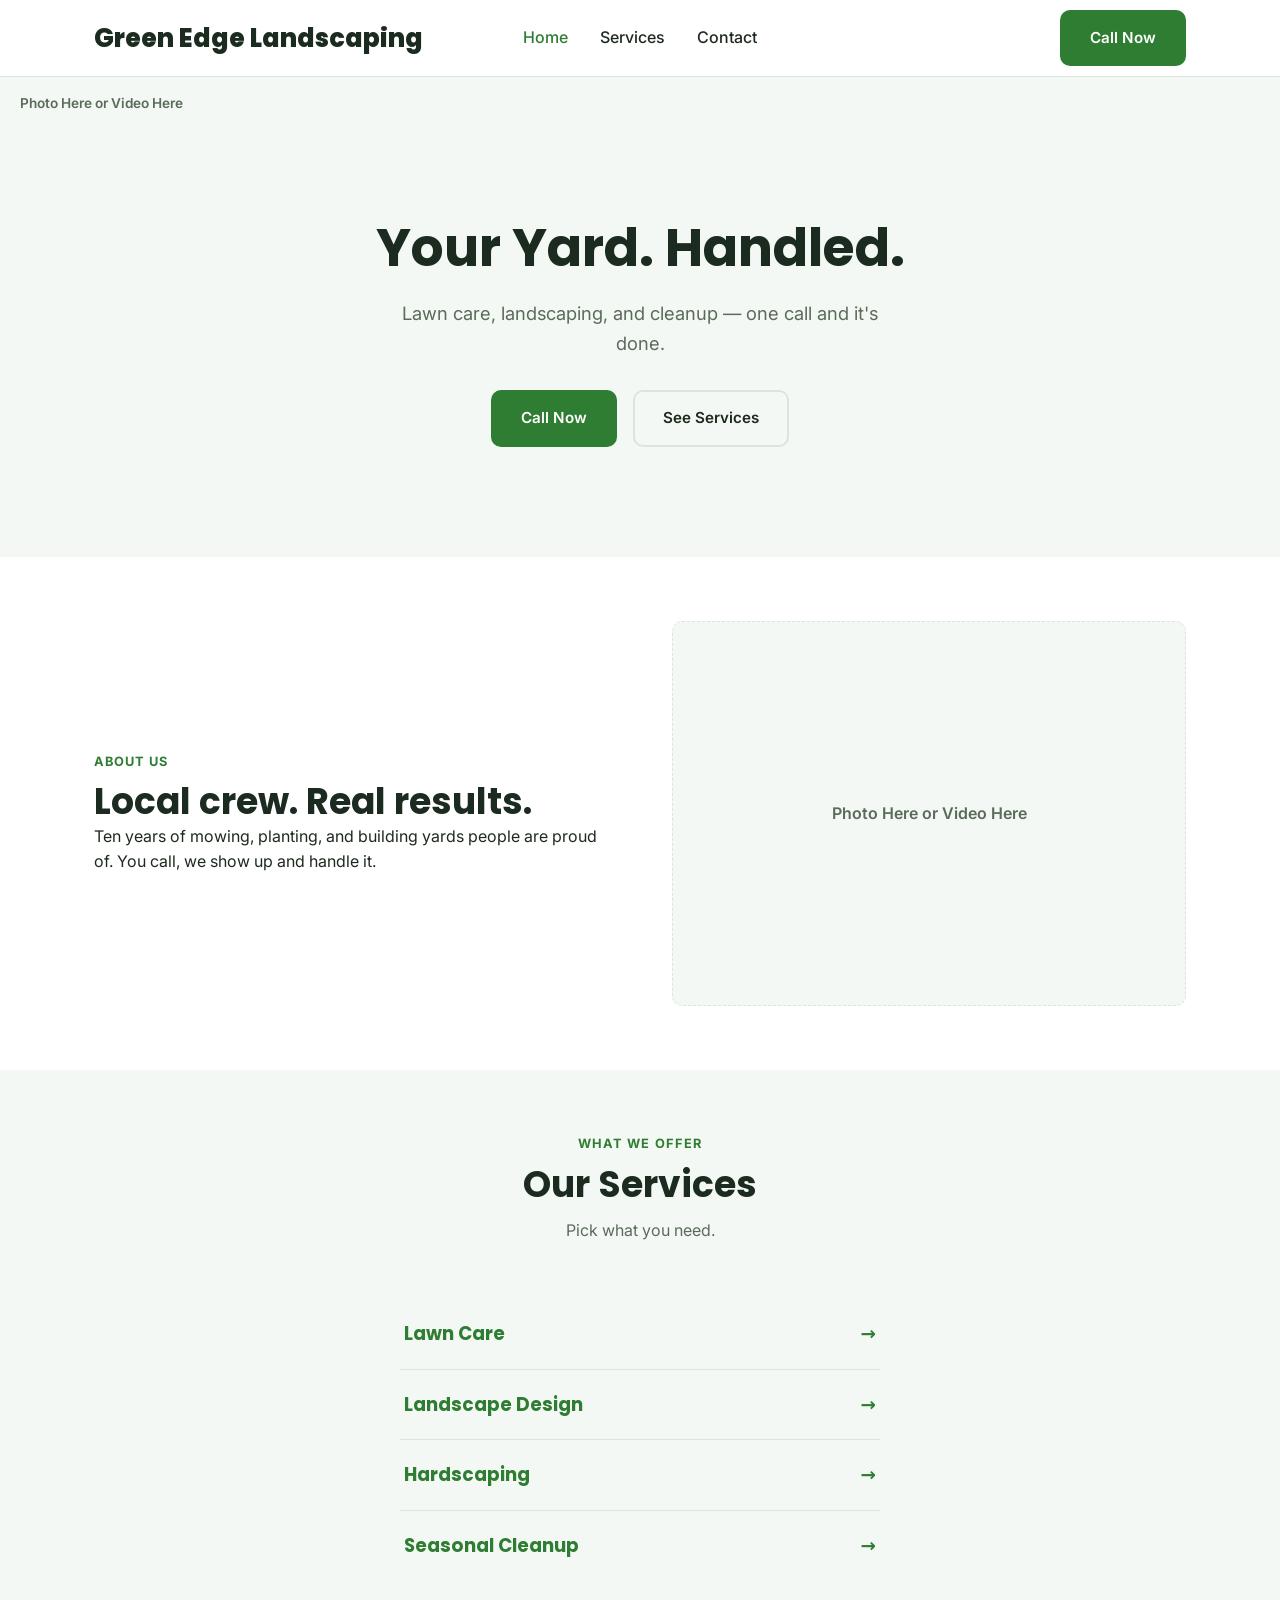
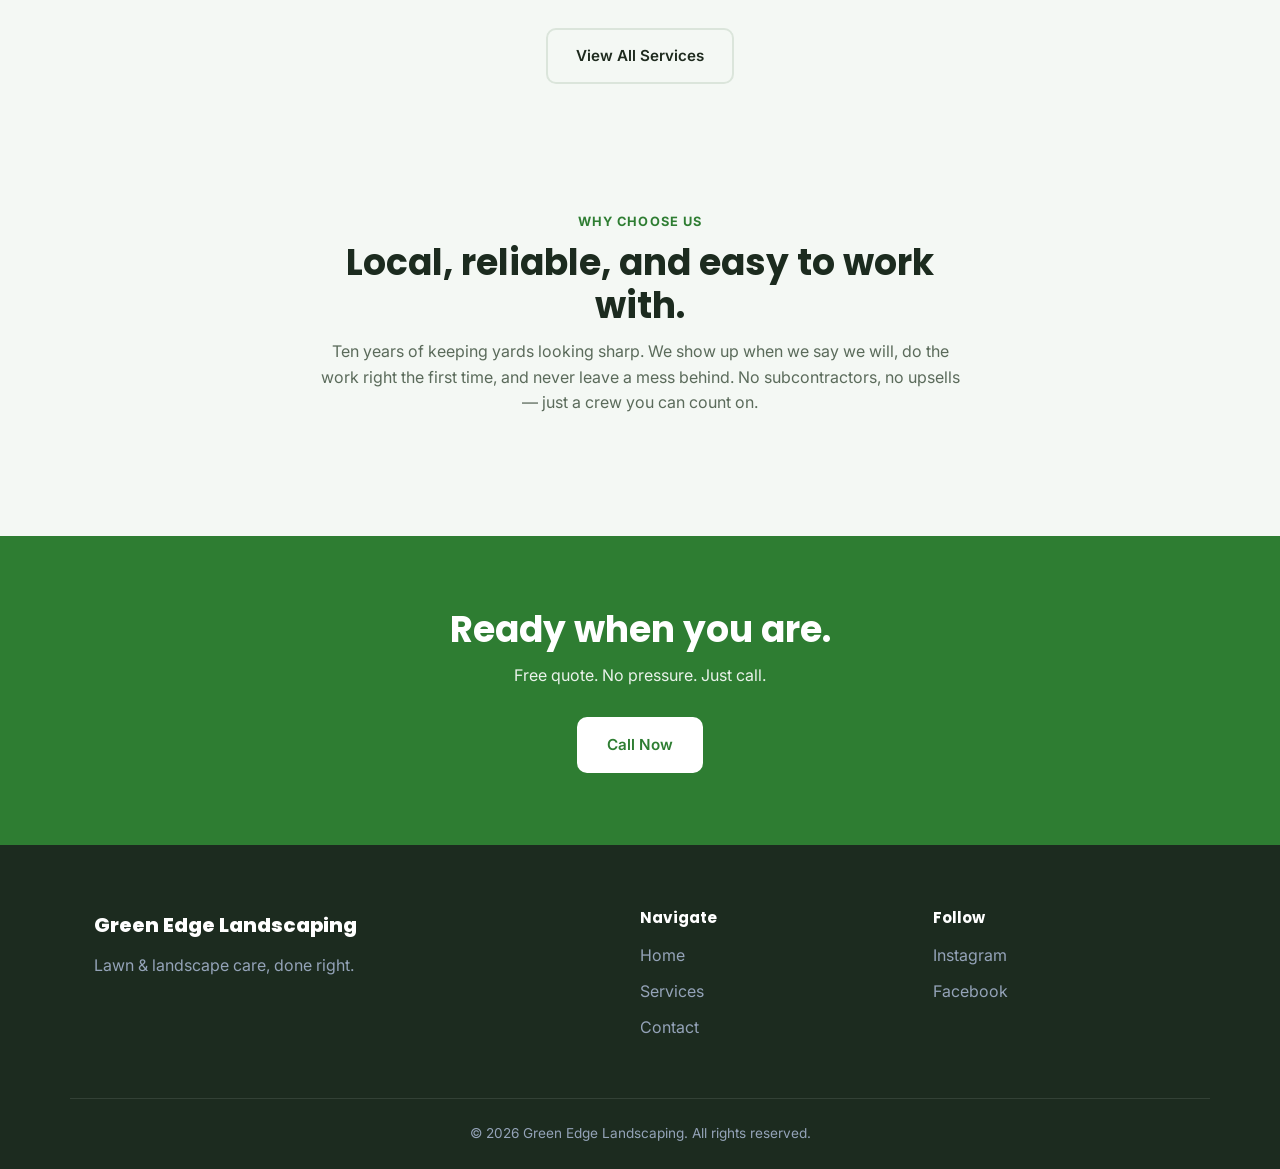
<file: index.html>
<!DOCTYPE html>
<html lang="en">

<head>
  <meta charset="UTF-8">
  <meta name="viewport" content="width=device-width, initial-scale=1.0">
  <meta name="color-scheme" content="only light">
  <meta name="theme-color" content="#ffffff">
  <title>Green Edge Landscaping | Lawn &amp; Landscape Care</title>
  <meta name="description" content="Lawn care and landscaping done right. Call today for a free quote.">
  <link rel="preconnect" href="https://fonts.googleapis.com">
  <link rel="preconnect" href="https://fonts.gstatic.com" crossorigin>
  <link
    href="https://fonts.googleapis.com/css2?family=Inter:wght@400;500;600&family=Poppins:wght@600;700;800&display=swap"
    rel="stylesheet">
  <link rel="stylesheet" href="css/style.css">
</head>

<body>

  <!-- ===== HEADER [01] ===== -->
  <header class="site-header">
    <div class="container header-inner">
      <a href="index.html" class="logo"><svg class="logo-icon" width="20" height="20" viewBox="0 0 24 24" fill="none" aria-hidden="true"><path d="M4 20C4 10 12 4 20 4C20 12 14 20 4 20Z" fill="currentColor"/><path d="M4 20L14 10" stroke="#fff" stroke-width="1.3" stroke-linecap="round"/></svg>Green Edge Landscaping</a>

      <nav class="main-nav" id="main-nav">
        <ul>
          <li><a href="index.html" class="active">Home</a></li>
          <li><a href="services.html">Services</a></li>
          <li><a href="contact.html">Contact</a></li>
        </ul>
      </nav>

      <a href="tel:+15551234567" class="btn btn-primary nav-cta">Call Now</a>

      <button class="nav-toggle" id="nav-toggle" aria-label="Toggle navigation" aria-expanded="false">
        <span></span><span></span><span></span>
      </button>
    </div>
  </header>

  <!-- ===== HERO [02] ===== -->
  <section class="hero">
    <div class="hero-bg media-placeholder" aria-hidden="true">Photo Here or Video Here</div>
    <div class="container hero-inner">
      <div class="hero-content">
        <h1>Your Yard. Handled.</h1>
        <p class="hero-sub">Lawn care, landscaping, and cleanup — one call and it's done.</p>
        <div class="hero-actions">
          <a href="tel:+15551234567" class="btn btn-primary">Call Now</a>
          <a href="services.html" class="btn btn-outline">See Services</a>
        </div>
      </div>
    </div>
  </section>

  <!-- ===== ABOUT [03] ===== -->
  <section id="about" class="section">
    <div class="container about-grid">
      <div class="about-text">
        <p class="eyebrow">About Us</p>
        <h2>Local crew. Real results.</h2>
        <p>Ten years of mowing, planting, and building yards people are proud of. You call, we show up and handle it.
        </p>
      </div>
      <div class="about-media">
        <div class="media-placeholder">Photo Here or Video Here</div>
      </div>
    </div>
  </section>

  <!-- ===== SERVICES TEASER [05] ===== -->
  <section class="section section-alt">
    <div class="container">
      <div class="section-heading">
        <p class="eyebrow">What We Offer</p>
        <h2>Our Services</h2>
        <p class="section-sub">Pick what you need.</p>
      </div>

      <div class="service-links">
        <a href="services.html#lawn-care" class="service-link">Lawn Care <span class="arrow" aria-hidden="true">→</span></a>
        <a href="services.html#landscape-design" class="service-link">Landscape Design <span class="arrow" aria-hidden="true">→</span></a>
        <a href="services.html#hardscaping" class="service-link">Hardscaping <span class="arrow" aria-hidden="true">→</span></a>
        <a href="services.html#seasonal-cleanup" class="service-link">Seasonal Cleanup <span class="arrow" aria-hidden="true">→</span></a>
      </div>

      <div class="section-footer">
        <a href="services.html" class="btn btn-outline">View All Services</a>
      </div>
    </div>
  </section>

  <!-- ===== WHY CHOOSE US [10] ===== -->
  <section class="section section-alt">
    <div class="container">
      <div class="section-heading">
        <p class="eyebrow">Why Choose Us</p>
        <h2>Local, reliable, and easy to work with.</h2>
        <p class="section-sub">Ten years of keeping yards looking sharp. We show up when we say we will, do the work right the first time, and never leave a mess behind. No subcontractors, no upsells — just a crew you can count on.</p>
      </div>
    </div>
  </section>

  <!-- ===== CALL TO ACTION BANNER [11] ===== -->
  <section class="cta-banner">
    <div class="container cta-banner-inner">
      <h2>Ready when you are.</h2>
      <p>Free quote. No pressure. Just call.</p>
      <a href="tel:+15551234567" class="btn btn-primary">Call Now</a>
    </div>
  </section>

  <!-- ===== FOOTER [14] ===== -->
  <footer class="site-footer">
    <div class="container footer-inner">
      <div class="footer-brand">
        <a href="index.html" class="logo">Green Edge Landscaping</a>
        <p>Lawn &amp; landscape care, done right.</p>
      </div>

      <div class="footer-links">
        <h4>Navigate</h4>
        <ul>
          <li><a href="index.html">Home</a></li>
          <li><a href="services.html">Services</a></li>
          <li><a href="contact.html">Contact</a></li>
        </ul>
      </div>

      <div class="footer-links">
        <h4>Follow</h4>
        <ul>
          <li><a href="#">Instagram</a></li>
          <li><a href="#">Facebook</a></li>
        </ul>
      </div>
    </div>
    <div class="container footer-bottom">
      <p>&copy; <span id="year"></span> Green Edge Landscaping. All rights reserved.</p>
    </div>
  </footer>

  <!-- ===== SERVICE DETAIL MODAL [15] ===== -->
  <div class="modal-overlay" id="service-modal" aria-hidden="true">
    <div class="modal" role="dialog" aria-modal="true" aria-labelledby="modal-title">
      <button class="modal-close" id="modal-close" aria-label="Close">&times;</button>
      <div class="media-placeholder modal-image" id="modal-image">Photo Here or Video Here</div>
      <h3 id="modal-title"></h3>
      <p id="modal-desc"></p>
    </div>
  </div>

  <script src="js/main.js"></script>
</body>

</html>
</file>
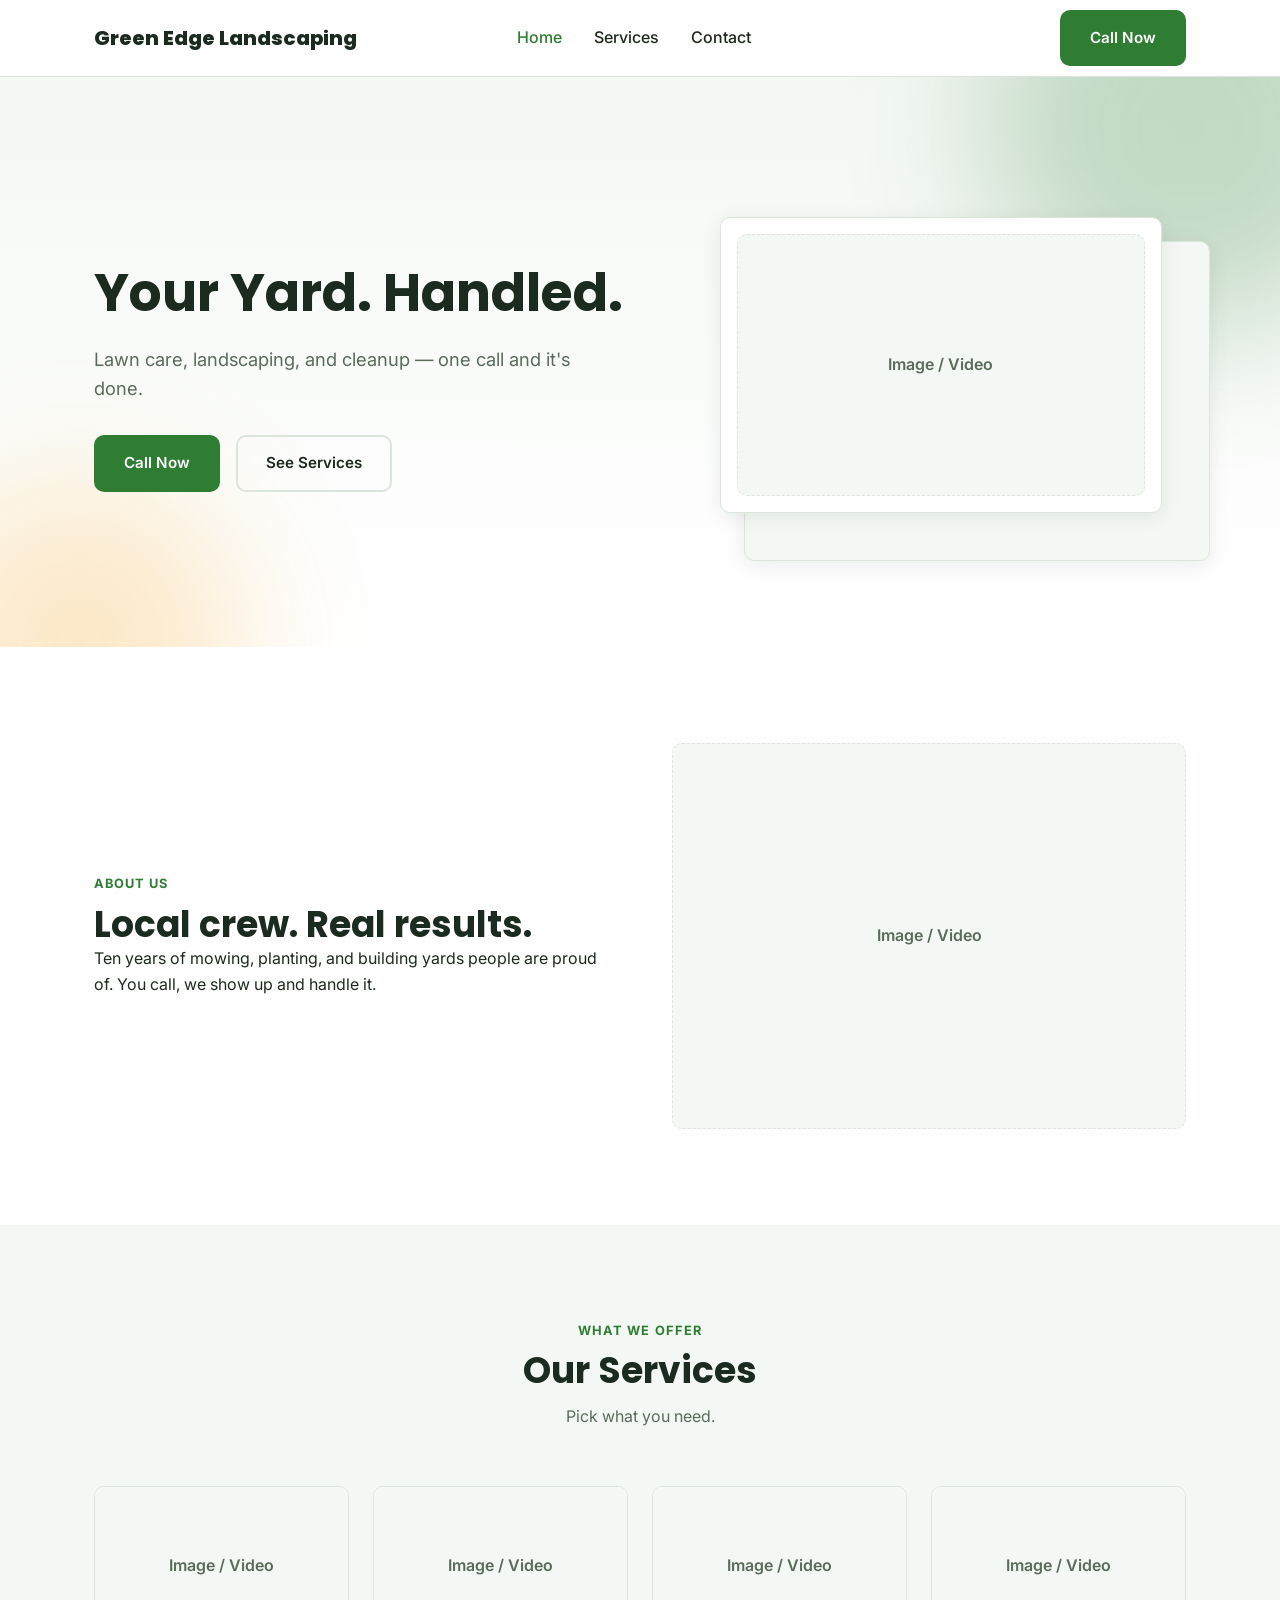
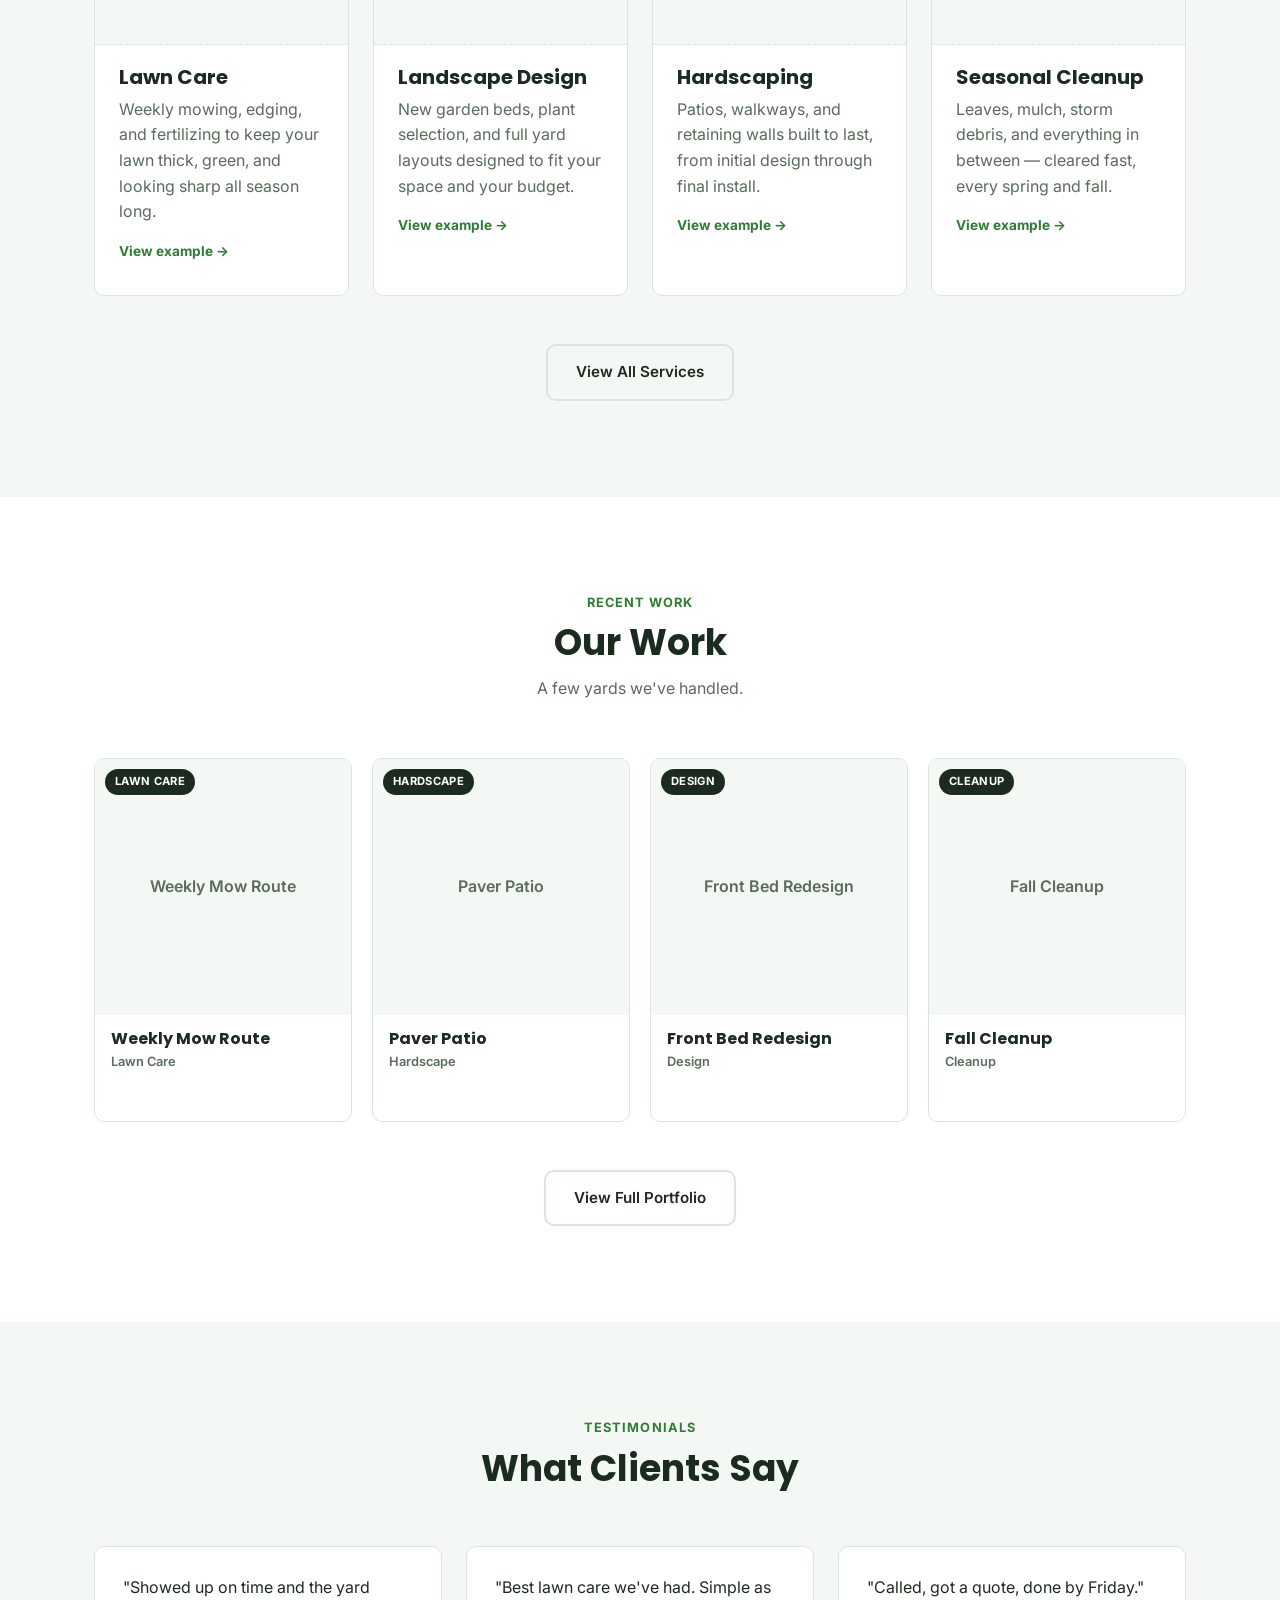
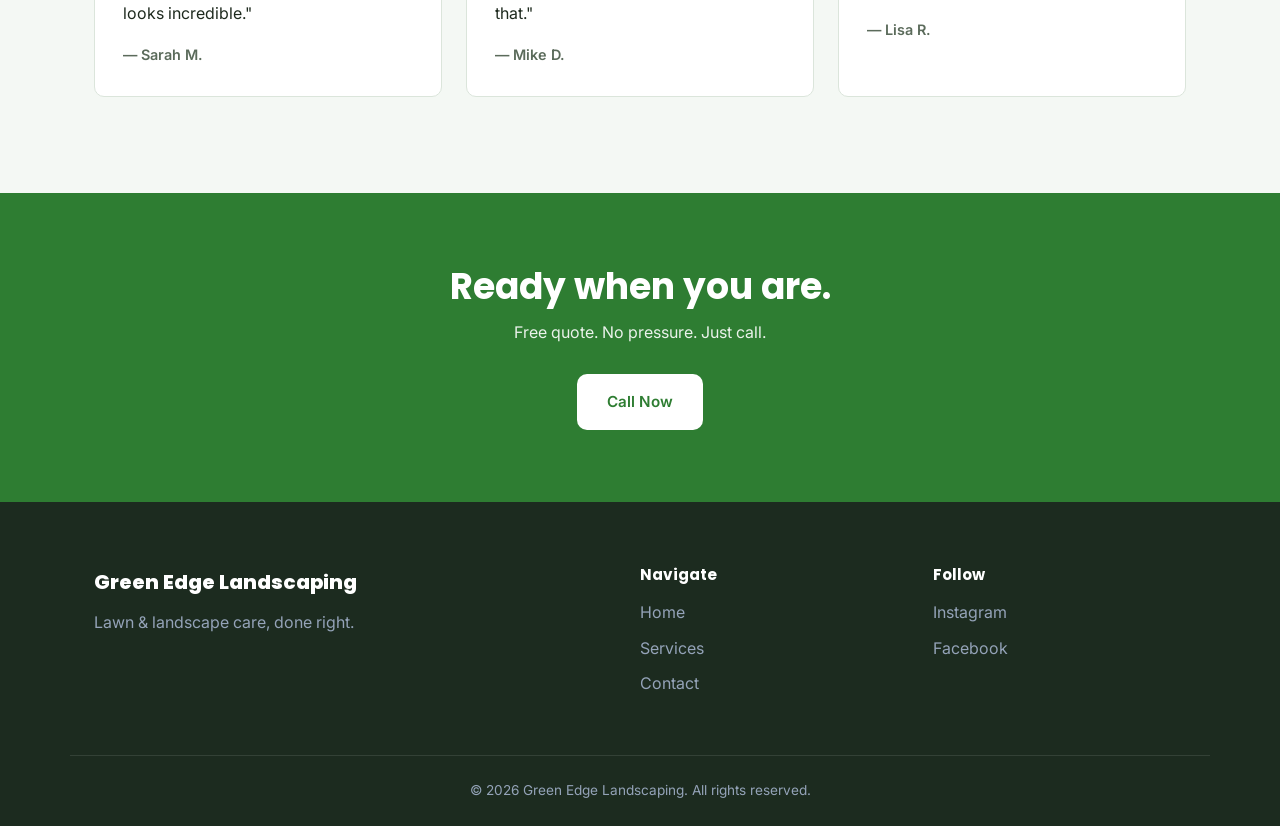
<file: landscaping temp copy updated/index.html>
<!DOCTYPE html>
<html lang="en">

<head>
  <meta charset="UTF-8">
  <meta name="viewport" content="width=device-width, initial-scale=1.0">
  <meta name="color-scheme" content="light only">
  <title>Green Edge Landscaping | Lawn &amp; Landscape Care</title>
  <meta name="description" content="Lawn care and landscaping done right. Call today for a free quote.">
  <link rel="preconnect" href="https://fonts.googleapis.com">
  <link rel="preconnect" href="https://fonts.gstatic.com" crossorigin>
  <link
    href="https://fonts.googleapis.com/css2?family=Inter:wght@400;500;600&family=Poppins:wght@600;700;800&display=swap"
    rel="stylesheet">
  <link rel="stylesheet" href="css/style.css">
</head>

<body>

  <!-- ===== HEADER [01] ===== -->
  <header class="site-header">
    <div class="container header-inner">
      <a href="index.html" class="logo">Green Edge Landscaping</a>

      <nav class="main-nav" id="main-nav">
        <ul>
          <li><a href="index.html" class="active">Home</a></li>
          <li><a href="services.html">Services</a></li>
          <li><a href="contact.html">Contact</a></li>
        </ul>
      </nav>

      <a href="tel:+15551234567" class="btn btn-primary nav-cta">Call Now</a>

      <button class="nav-toggle" id="nav-toggle" aria-label="Toggle navigation" aria-expanded="false">
        <span></span><span></span><span></span>
      </button>
    </div>
  </header>

  <!-- ===== HERO [02] ===== -->
  <section class="hero">
    <div class="container hero-inner">
      <div class="hero-content">
        <h1>Your Yard. Handled.</h1>
        <p class="hero-sub">Lawn care, landscaping, and cleanup — one call and it's done.</p>
        <div class="hero-actions">
          <a href="tel:+15551234567" class="btn btn-primary">Call Now</a>
          <a href="services.html" class="btn btn-outline">See Services</a>
        </div>
      </div>
      <div class="hero-visual">
        <div class="hero-card hero-card-back"></div>
        <div class="hero-card hero-card-front">
          <div class="media-placeholder">Image / Video</div>
        </div>
      </div>
    </div>
  </section>

  <!-- ===== ABOUT [03] ===== -->
  <section id="about" class="section">
    <div class="container about-grid">
      <div class="about-text">
        <p class="eyebrow">About Us</p>
        <h2>Local crew. Real results.</h2>
        <p>Ten years of mowing, planting, and building yards people are proud of. You call, we show up and handle it.
        </p>
      </div>
      <div class="about-media">
        <div class="media-placeholder">Image / Video</div>
      </div>
    </div>
  </section>

  <!-- ===== SERVICES TEASER [05] ===== -->
  <section class="section section-alt">
    <div class="container">
      <div class="section-heading">
        <p class="eyebrow">What We Offer</p>
        <h2>Our Services</h2>
        <p class="section-sub">Pick what you need.</p>
      </div>

      <div class="card-grid">
        <div class="card" data-title="Lawn Care" data-image="Photo of a freshly mowed lawn"
          data-desc="Weekly mowing, edging, and fertilizing to keep your lawn thick and green all season.">
          <div class="card-image media-placeholder">Image / Video</div>
          <h3>Lawn Care</h3>
          <p>Weekly mowing, edging, and fertilizing to keep your lawn thick, green, and looking sharp all season long.
          </p>
          <span class="card-link">View example →</span>
        </div>
        <div class="card" data-title="Landscape Design" data-image="Photo of a finished landscape design project"
          data-desc="New beds, plants, and layouts designed to fit your yard and your budget.">
          <div class="card-image media-placeholder">Image / Video</div>
          <h3>Landscape Design</h3>
          <p>New garden beds, plant selection, and full yard layouts designed to fit your space and your budget.</p>
          <span class="card-link">View example →</span>
        </div>
        <div class="card" data-title="Hardscaping" data-image="Photo of a finished patio or walkway project"
          data-desc="Patios, walkways, and retaining walls built to last, from design to install.">
          <div class="card-image media-placeholder">Image / Video</div>
          <h3>Hardscaping</h3>
          <p>Patios, walkways, and retaining walls built to last, from initial design through final install.</p>
          <span class="card-link">View example →</span>
        </div>
        <div class="card" data-title="Seasonal Cleanup" data-image="Photo of a cleared, freshly cleaned yard"
          data-desc="Leaves, mulch, and storm damage cleared fast, spring and fall.">
          <div class="card-image media-placeholder">Image / Video</div>
          <h3>Seasonal Cleanup</h3>
          <p>Leaves, mulch, storm debris, and everything in between — cleared fast, every spring and fall.</p>
          <span class="card-link">View example →</span>
        </div>
      </div>

      <div class="section-footer">
        <a href="services.html" class="btn btn-outline">View All Services</a>
      </div>
    </div>
  </section>

  <!-- ===== PORTFOLIO TEASER [07] ===== -->
  <section class="section">
    <div class="container">
      <div class="section-heading">
        <p class="eyebrow">Recent Work</p>
        <h2>Our Work</h2>
        <p class="section-sub">A few yards we've handled.</p>
      </div>

      <div class="work-grid">
        <a href="portfolio.html" class="work-item">
          <div class="work-image">
            <span class="work-badge">Lawn Care</span>
            <div class="media-placeholder">Weekly Mow Route</div>
          </div>
          <div class="work-caption">
            <h3>Weekly Mow Route</h3>
            <span>Lawn Care</span>
            <span class="work-view">View project →</span>
          </div>
        </a>
        <a href="portfolio.html" class="work-item">
          <div class="work-image">
            <span class="work-badge">Hardscape</span>
            <div class="media-placeholder">Paver Patio</div>
          </div>
          <div class="work-caption">
            <h3>Paver Patio</h3>
            <span>Hardscape</span>
            <span class="work-view">View project →</span>
          </div>
        </a>
        <a href="portfolio.html" class="work-item">
          <div class="work-image">
            <span class="work-badge">Design</span>
            <div class="media-placeholder">Front Bed Redesign</div>
          </div>
          <div class="work-caption">
            <h3>Front Bed Redesign</h3>
            <span>Design</span>
            <span class="work-view">View project →</span>
          </div>
        </a>
        <a href="portfolio.html" class="work-item">
          <div class="work-image">
            <span class="work-badge">Cleanup</span>
            <div class="media-placeholder">Fall Cleanup</div>
          </div>
          <div class="work-caption">
            <h3>Fall Cleanup</h3>
            <span>Cleanup</span>
            <span class="work-view">View project →</span>
          </div>
        </a>
      </div>

      <div class="section-footer">
        <a href="portfolio.html" class="btn btn-outline">View Full Portfolio</a>
      </div>
    </div>
  </section>


  <!-- ===== TESTIMONIALS [10] ===== -->
  <section class="section section-alt">
    <div class="container">
      <div class="section-heading">
        <p class="eyebrow">Testimonials</p>
        <h2>What Clients Say</h2>
      </div>

      <div class="testimonial-grid">
        <blockquote class="testimonial">
          <p>"Showed up on time and the yard looks incredible."</p>
          <cite>— Sarah M.</cite>
        </blockquote>
        <blockquote class="testimonial">
          <p>"Best lawn care we've had. Simple as that."</p>
          <cite>— Mike D.</cite>
        </blockquote>
        <blockquote class="testimonial">
          <p>"Called, got a quote, done by Friday."</p>
          <cite>— Lisa R.</cite>
        </blockquote>
      </div>
    </div>
  </section>

  <!-- ===== CALL TO ACTION BANNER [11] ===== -->
  <section class="cta-banner">
    <div class="container cta-banner-inner">
      <h2>Ready when you are.</h2>
      <p>Free quote. No pressure. Just call.</p>
      <a href="tel:+15551234567" class="btn btn-primary">Call Now</a>
    </div>
  </section>

  <!-- ===== FOOTER [14] ===== -->
  <footer class="site-footer">
    <div class="container footer-inner">
      <div class="footer-brand">
        <a href="index.html" class="logo">Green Edge Landscaping</a>
        <p>Lawn &amp; landscape care, done right.</p>
      </div>

      <div class="footer-links">
        <h4>Navigate</h4>
        <ul>
          <li><a href="index.html">Home</a></li>
          <li><a href="services.html">Services</a></li>
          <li><a href="contact.html">Contact</a></li>
        </ul>
      </div>

      <div class="footer-links">
        <h4>Follow</h4>
        <ul>
          <li><a href="#">Instagram</a></li>
          <li><a href="#">Facebook</a></li>
        </ul>
      </div>
    </div>
    <div class="container footer-bottom">
      <p>&copy; <span id="year"></span> Green Edge Landscaping. All rights reserved.</p>
    </div>
  </footer>

  <!-- ===== SERVICE DETAIL MODAL [15] ===== -->
  <div class="modal-overlay" id="service-modal" aria-hidden="true">
    <div class="modal" role="dialog" aria-modal="true" aria-labelledby="modal-title">
      <button class="modal-close" id="modal-close" aria-label="Close">&times;</button>
      <div class="media-placeholder modal-image" id="modal-image">Image / Video</div>
      <h3 id="modal-title"></h3>
      <p id="modal-desc"></p>
    </div>
  </div>

  <script src="js/main.js"></script>
</body>

</html>
</file>
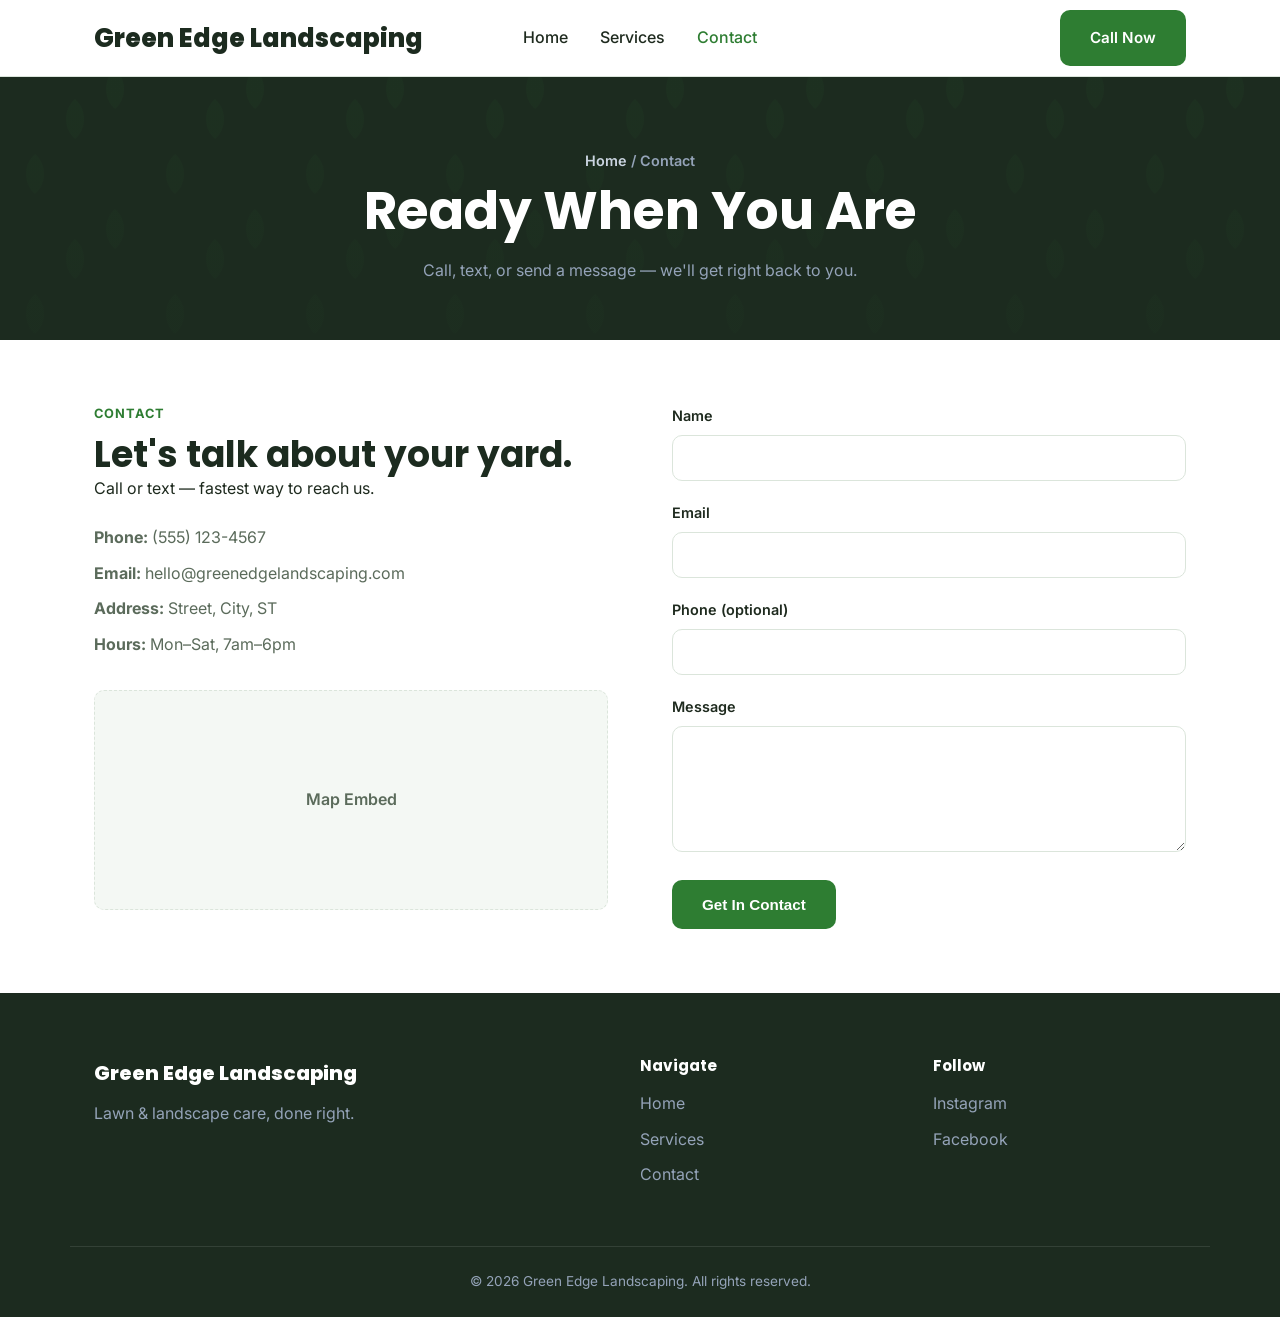
<file: contact.html>
<!DOCTYPE html>
<html lang="en">

<head>
  <meta charset="UTF-8">
  <meta name="viewport" content="width=device-width, initial-scale=1.0">
  <meta name="color-scheme" content="only light">
  <meta name="theme-color" content="#ffffff">
  <title>Contact | Green Edge Landscaping</title>
  <meta name="description" content="Call, text, or send a message for a free landscaping quote.">
  <link rel="preconnect" href="https://fonts.googleapis.com">
  <link rel="preconnect" href="https://fonts.gstatic.com" crossorigin>
  <link
    href="https://fonts.googleapis.com/css2?family=Inter:wght@400;500;600&family=Poppins:wght@600;700;800&display=swap"
    rel="stylesheet">
  <link rel="stylesheet" href="css/style.css">
</head>

<body>

  <!-- ===== HEADER [01] ===== -->
  <header class="site-header">
    <div class="container header-inner">
      <a href="index.html" class="logo"><svg class="logo-icon" width="20" height="20" viewBox="0 0 24 24" fill="none" aria-hidden="true"><path d="M4 20C4 10 12 4 20 4C20 12 14 20 4 20Z" fill="currentColor"/><path d="M4 20L14 10" stroke="#fff" stroke-width="1.3" stroke-linecap="round"/></svg>Green Edge Landscaping</a>

      <nav class="main-nav" id="main-nav">
        <ul>
          <li><a href="index.html">Home</a></li>
          <li><a href="services.html">Services</a></li>
          <li><a href="contact.html" class="active">Contact</a></li>
        </ul>
      </nav>

      <a href="tel:+15551234567" class="btn btn-primary nav-cta">Call Now</a>

      <button class="nav-toggle" id="nav-toggle" aria-label="Toggle navigation" aria-expanded="false">
        <span></span><span></span><span></span>
      </button>
    </div>
  </header>

  <!-- ===== PAGE BANNER [13] ===== -->
  <section class="page-banner">
    <div class="container">
      <p class="breadcrumb"><a href="index.html">Home</a> / Contact</p>
      <h1>Ready When You Are</h1>
      <p class="page-banner-sub">Call, text, or send a message — we'll get right back to you.</p>
    </div>
  </section>

  <!-- ===== CONTACT [12] ===== -->
  <section class="section">
    <div class="container contact-grid">
      <div class="contact-info">
        <p class="eyebrow">Contact</p>
        <h2>Let's talk about your yard.</h2>
        <p>Call or text — fastest way to reach us.</p>

        <ul class="contact-details">
          <li><strong>Phone:</strong> <a href="tel:+15551234567">(555) 123-4567</a></li>
          <li><strong>Email:</strong> hello@greenedgelandscaping.com</li>
          <li><strong>Address:</strong> Street, City, ST</li>
          <li><strong>Hours:</strong> Mon–Sat, 7am–6pm</li>
        </ul>

        <div class="map-placeholder">Map Embed</div>
      </div>

      <form class="contact-form" id="contact-form">
        <div class="form-row">
          <label for="name">Name</label>
          <input type="text" id="name" name="name" required>
        </div>
        <div class="form-row">
          <label for="email">Email</label>
          <input type="email" id="email" name="email" required>
        </div>
        <div class="form-row">
          <label for="phone">Phone (optional)</label>
          <input type="tel" id="phone" name="phone">
        </div>
        <div class="form-row">
          <label for="message">Message</label>
          <textarea id="message" name="message" rows="5" required></textarea>
        </div>
        <button type="submit" class="btn btn-primary">Get In Contact</button>
      </form>
    </div>
  </section>

  <!-- ===== FOOTER [14] ===== -->
  <footer class="site-footer">
    <div class="container footer-inner">
      <div class="footer-brand">
        <a href="index.html" class="logo">Green Edge Landscaping</a>
        <p>Lawn &amp; landscape care, done right.</p>
      </div>

      <div class="footer-links">
        <h4>Navigate</h4>
        <ul>
          <li><a href="index.html">Home</a></li>
          <li><a href="services.html">Services</a></li>
          <li><a href="contact.html">Contact</a></li>
        </ul>
      </div>

      <div class="footer-links">
        <h4>Follow</h4>
        <ul>
          <li><a href="#">Instagram</a></li>
          <li><a href="#">Facebook</a></li>
        </ul>
      </div>
    </div>
    <div class="container footer-bottom">
      <p>&copy; <span id="year"></span> Green Edge Landscaping. All rights reserved.</p>
    </div>
  </footer>

  <script src="js/main.js"></script>
</body>

</html>
</file>
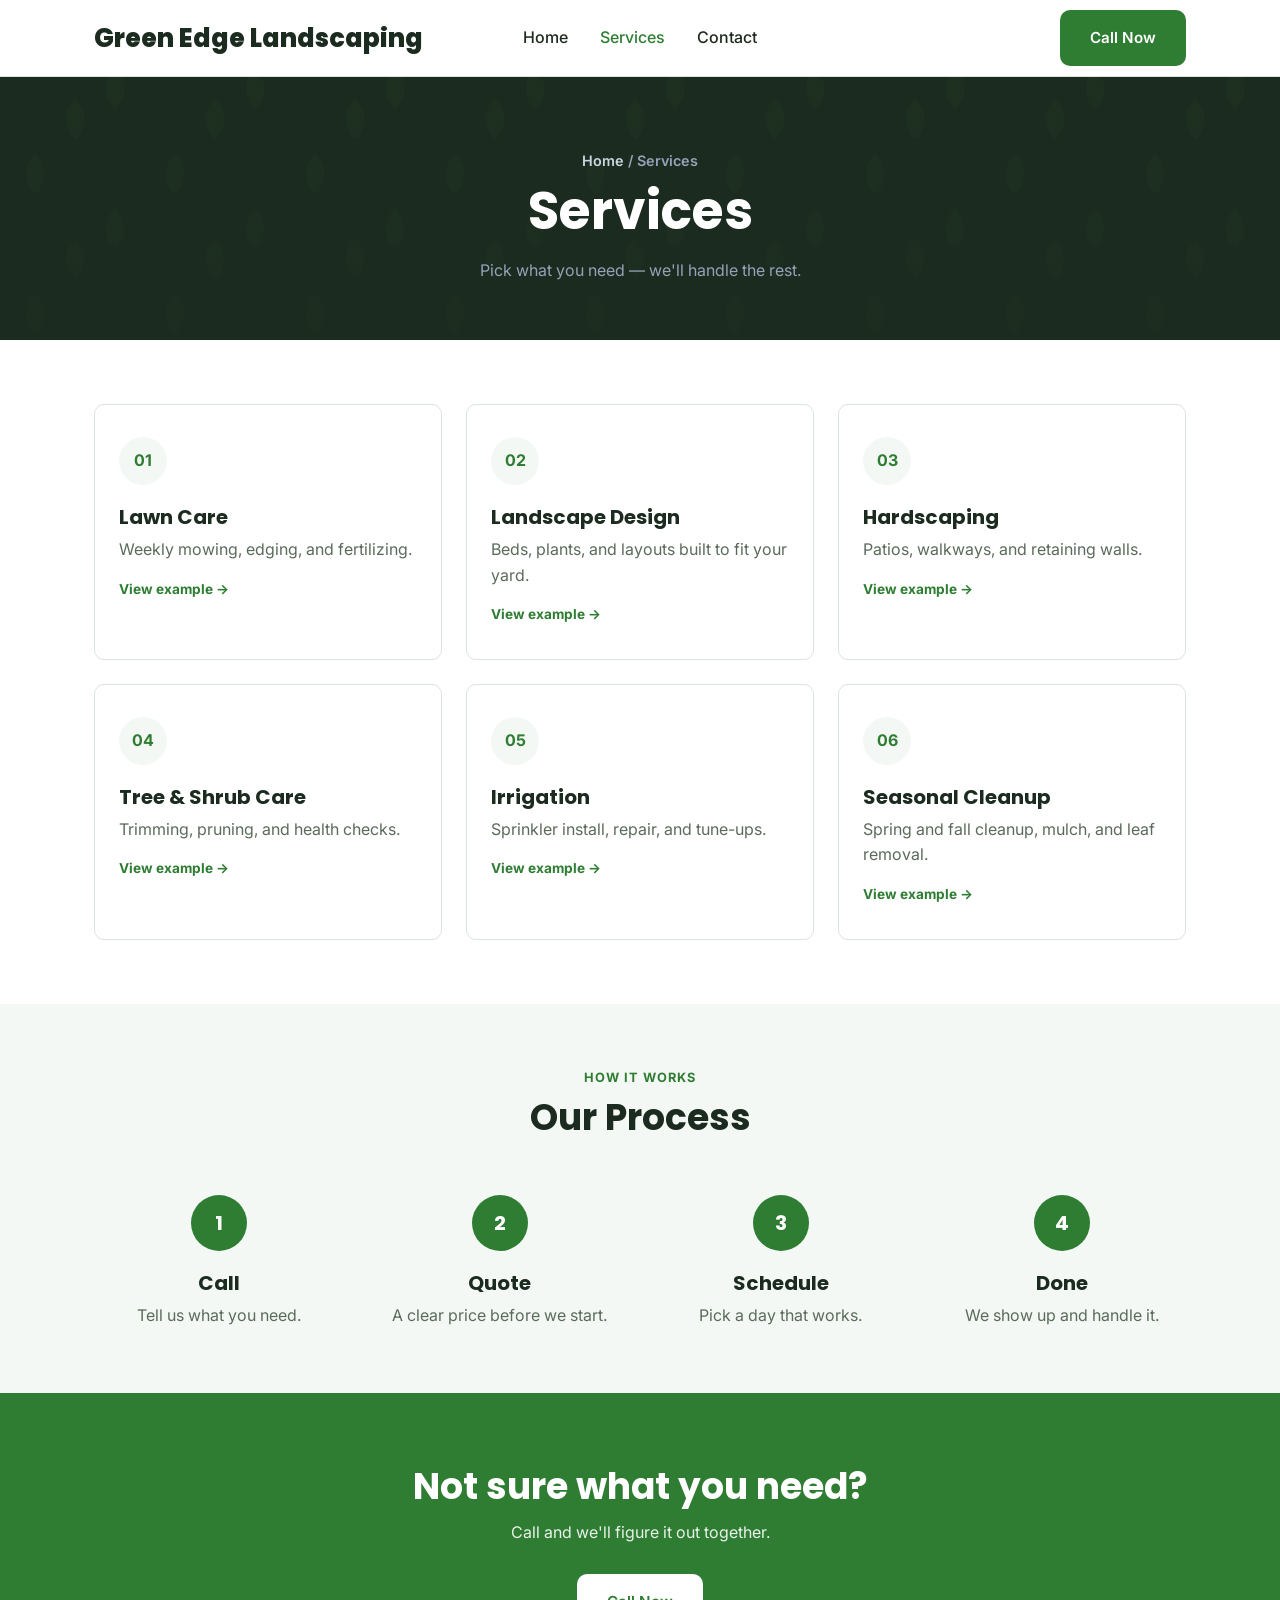
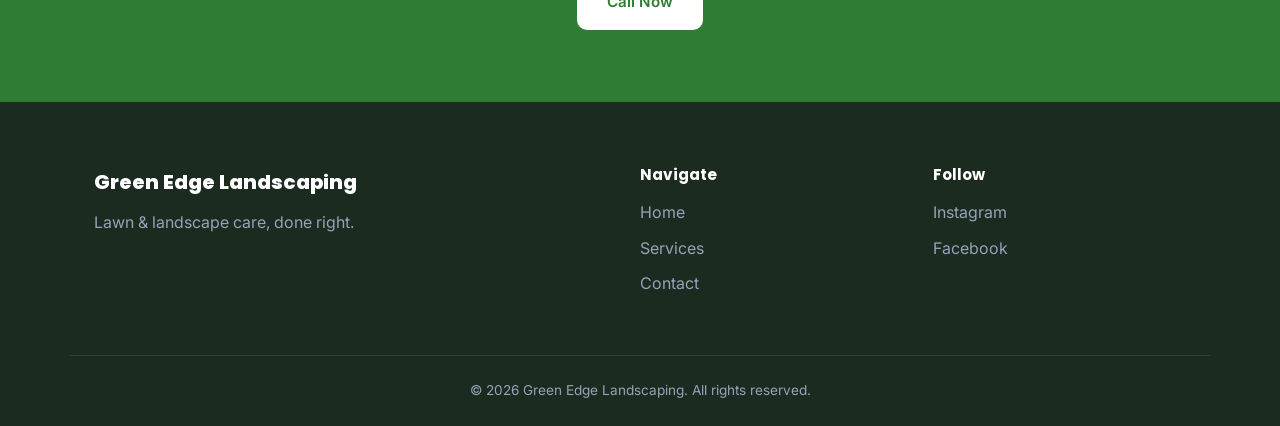
<file: services.html>
<!DOCTYPE html>
<html lang="en">

<head>
  <meta charset="UTF-8">
  <meta name="viewport" content="width=device-width, initial-scale=1.0">
  <meta name="color-scheme" content="only light">
  <meta name="theme-color" content="#ffffff">
  <title>Services | Green Edge Landscaping</title>
  <meta name="description" content="Lawn care, landscaping, hardscaping, and cleanup. Call for a free quote.">
  <link rel="preconnect" href="https://fonts.googleapis.com">
  <link rel="preconnect" href="https://fonts.gstatic.com" crossorigin>
  <link
    href="https://fonts.googleapis.com/css2?family=Inter:wght@400;500;600&family=Poppins:wght@600;700;800&display=swap"
    rel="stylesheet">
  <link rel="stylesheet" href="css/style.css">
</head>

<body>

  <!-- ===== HEADER [01] ===== -->
  <header class="site-header">
    <div class="container header-inner">
      <a href="index.html" class="logo"><svg class="logo-icon" width="20" height="20" viewBox="0 0 24 24" fill="none" aria-hidden="true"><path d="M4 20C4 10 12 4 20 4C20 12 14 20 4 20Z" fill="currentColor"/><path d="M4 20L14 10" stroke="#fff" stroke-width="1.3" stroke-linecap="round"/></svg>Green Edge Landscaping</a>

      <nav class="main-nav" id="main-nav">
        <ul>
          <li><a href="index.html">Home</a></li>
          <li><a href="services.html" class="active">Services</a></li>
          <li><a href="contact.html">Contact</a></li>
        </ul>
      </nav>

      <a href="tel:+15551234567" class="btn btn-primary nav-cta">Call Now</a>

      <button class="nav-toggle" id="nav-toggle" aria-label="Toggle navigation" aria-expanded="false">
        <span></span><span></span><span></span>
      </button>
    </div>
  </header>

  <!-- ===== PAGE BANNER [13] ===== -->
  <section class="page-banner">
    <div class="container">
      <p class="breadcrumb"><a href="index.html">Home</a> / Services</p>
      <h1>Services</h1>
      <p class="page-banner-sub">Pick what you need — we'll handle the rest.</p>
    </div>
  </section>

  <!-- ===== SERVICES LIST [05] ===== -->
  <section class="section">
    <div class="container">
      <div class="card-grid card-grid-3">
        <div class="card" id="lawn-care" data-title="Lawn Care" data-image="Photo of a freshly mowed lawn"
          data-desc="Weekly mowing, edging, trimming, and fertilizing to keep your lawn thick and green all season.">
          <div class="card-icon">01</div>
          <h3>Lawn Care</h3>
          <p>Weekly mowing, edging, and fertilizing.</p>
          <span class="card-link">View example →</span>
        </div>
        <div class="card" id="landscape-design" data-title="Landscape Design" data-image="Photo of a finished landscape design project"
          data-desc="New beds, plant selection, and full yard layouts designed around how you actually use your space.">
          <div class="card-icon">02</div>
          <h3>Landscape Design</h3>
          <p>Beds, plants, and layouts built to fit your yard.</p>
          <span class="card-link">View example →</span>
        </div>
        <div class="card" id="hardscaping" data-title="Hardscaping" data-image="Photo of a finished patio or walkway project"
          data-desc="Patios, walkways, retaining walls, and outdoor living spaces built to last, from design to install.">
          <div class="card-icon">03</div>
          <h3>Hardscaping</h3>
          <p>Patios, walkways, and retaining walls.</p>
          <span class="card-link">View example →</span>
        </div>
        <div class="card" data-title="Tree &amp; Shrub Care" data-image="Photo of tree and shrub trimming work"
          data-desc="Regular trimming and pruning to keep trees and shrubs healthy, shaped, and safe.">
          <div class="card-icon">04</div>
          <h3>Tree &amp; Shrub Care</h3>
          <p>Trimming, pruning, and health checks.</p>
          <span class="card-link">View example →</span>
        </div>
        <div class="card" data-title="Irrigation" data-image="Photo of a sprinkler system install"
          data-desc="Sprinkler system installs, repairs, and seasonal tune-ups so your yard waters itself right.">
          <div class="card-icon">05</div>
          <h3>Irrigation</h3>
          <p>Sprinkler install, repair, and tune-ups.</p>
          <span class="card-link">View example →</span>
        </div>
        <div class="card" id="seasonal-cleanup" data-title="Seasonal Cleanup" data-image="Photo of a cleared, freshly cleaned yard"
          data-desc="Full spring and fall cleanup — leaves, mulch, debris, and storm damage, cleared fast.">
          <div class="card-icon">06</div>
          <h3>Seasonal Cleanup</h3>
          <p>Spring and fall cleanup, mulch, and leaf removal.</p>
          <span class="card-link">View example →</span>
        </div>
      </div>
    </div>
  </section>

  <!-- ===== PROCESS [06] ===== -->
  <section class="section section-alt">
    <div class="container">
      <div class="section-heading">
        <p class="eyebrow">How It Works</p>
        <h2>Our Process</h2>
      </div>
      <div class="process-grid">
        <div class="process-step">
          <span class="process-number">1</span>
          <h3>Call</h3>
          <p>Tell us what you need.</p>
        </div>
        <div class="process-step">
          <span class="process-number">2</span>
          <h3>Quote</h3>
          <p>A clear price before we start.</p>
        </div>
        <div class="process-step">
          <span class="process-number">3</span>
          <h3>Schedule</h3>
          <p>Pick a day that works.</p>
        </div>
        <div class="process-step">
          <span class="process-number">4</span>
          <h3>Done</h3>
          <p>We show up and handle it.</p>
        </div>
      </div>
    </div>
  </section>

  <!-- ===== CALL TO ACTION BANNER [11] ===== -->
  <section class="cta-banner">
    <div class="container cta-banner-inner">
      <h2>Not sure what you need?</h2>
      <p>Call and we'll figure it out together.</p>
      <a href="tel:+15551234567" class="btn btn-primary">Call Now</a>
    </div>
  </section>

  <!-- ===== FOOTER [14] ===== -->
  <footer class="site-footer">
    <div class="container footer-inner">
      <div class="footer-brand">
        <a href="index.html" class="logo">Green Edge Landscaping</a>
        <p>Lawn &amp; landscape care, done right.</p>
      </div>

      <div class="footer-links">
        <h4>Navigate</h4>
        <ul>
          <li><a href="index.html">Home</a></li>
          <li><a href="services.html">Services</a></li>
          <li><a href="contact.html">Contact</a></li>
        </ul>
      </div>

      <div class="footer-links">
        <h4>Follow</h4>
        <ul>
          <li><a href="#">Instagram</a></li>
          <li><a href="#">Facebook</a></li>
        </ul>
      </div>
    </div>
    <div class="container footer-bottom">
      <p>&copy; <span id="year"></span> Green Edge Landscaping. All rights reserved.</p>
    </div>
  </footer>

  <!-- ===== SERVICE DETAIL MODAL [15] ===== -->
  <div class="modal-overlay" id="service-modal" aria-hidden="true">
    <div class="modal" role="dialog" aria-modal="true" aria-labelledby="modal-title">
      <button class="modal-close" id="modal-close" aria-label="Close">&times;</button>
      <div class="media-placeholder modal-image" id="modal-image">Photo Here or Video Here</div>
      <h3 id="modal-title"></h3>
      <p id="modal-desc"></p>
    </div>
  </div>

  <script src="js/main.js"></script>
</body>

</html>
</file>
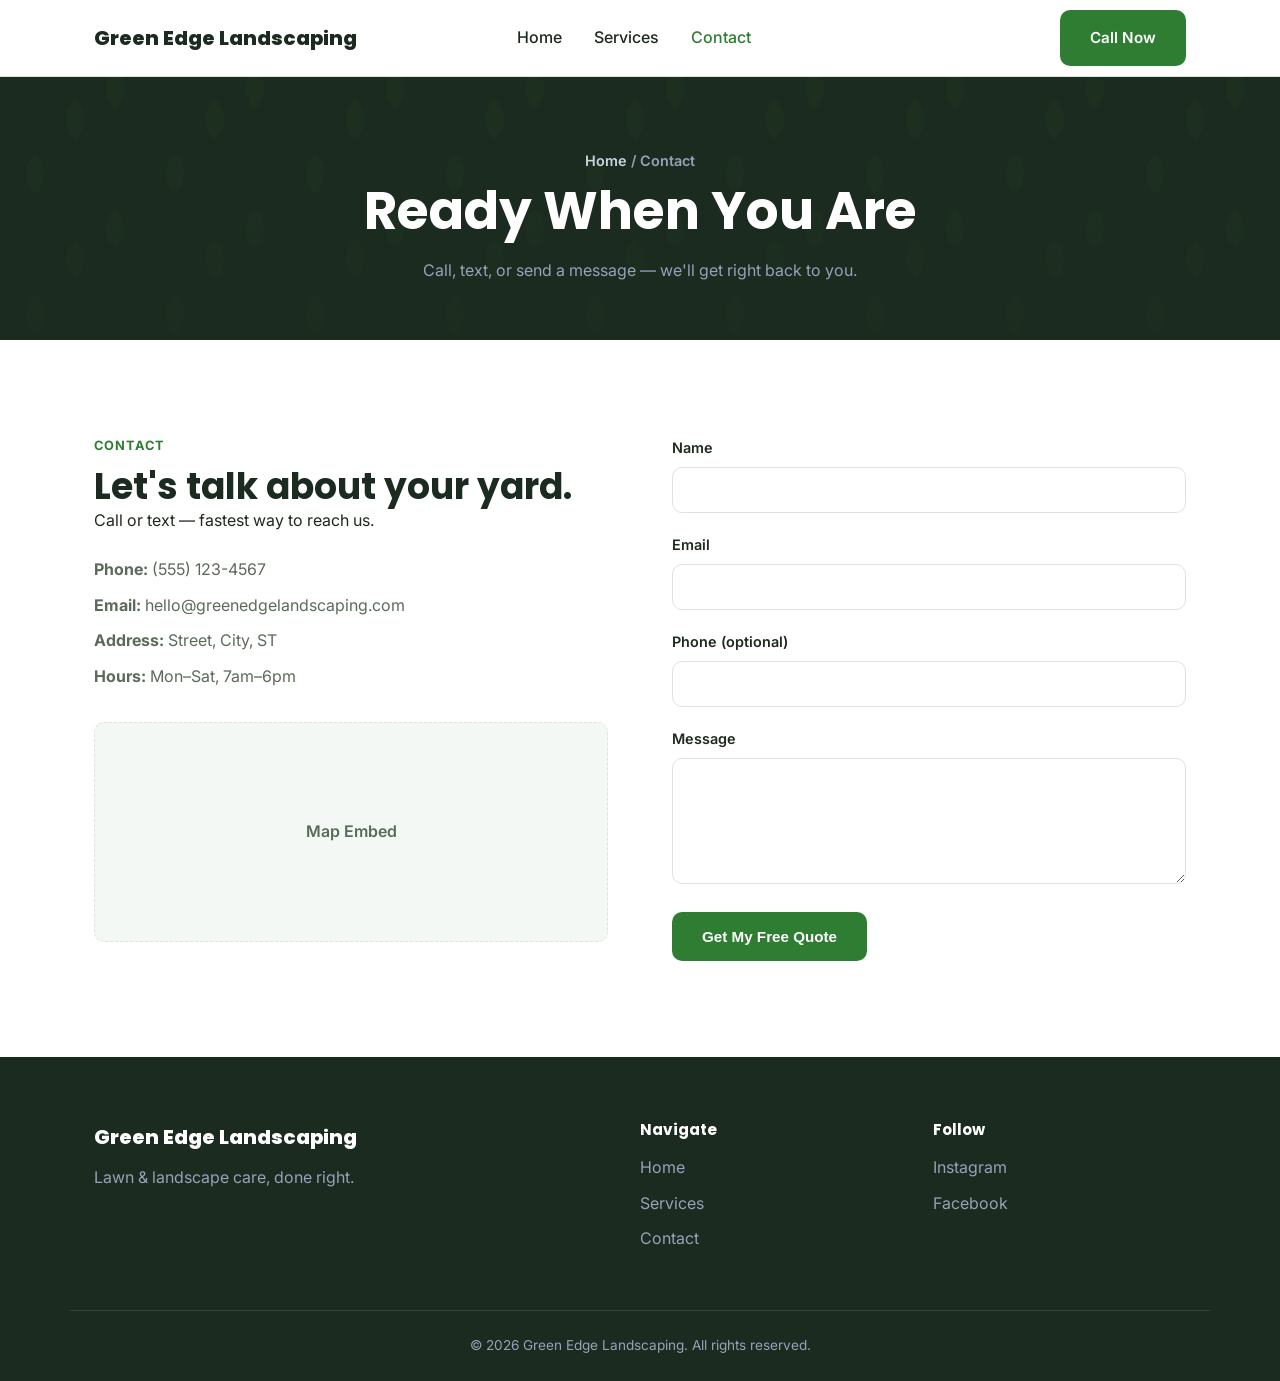
<file: landscaping temp copy updated/contact.html>
<!DOCTYPE html>
<html lang="en">

<head>
  <meta charset="UTF-8">
  <meta name="viewport" content="width=device-width, initial-scale=1.0">
  <meta name="color-scheme" content="light only">
  <title>Contact | Green Edge Landscaping</title>
  <meta name="description" content="Call, text, or send a message for a free landscaping quote.">
  <link rel="preconnect" href="https://fonts.googleapis.com">
  <link rel="preconnect" href="https://fonts.gstatic.com" crossorigin>
  <link
    href="https://fonts.googleapis.com/css2?family=Inter:wght@400;500;600&family=Poppins:wght@600;700;800&display=swap"
    rel="stylesheet">
  <link rel="stylesheet" href="css/style.css">
</head>

<body>

  <!-- ===== HEADER [01] ===== -->
  <header class="site-header">
    <div class="container header-inner">
      <a href="index.html" class="logo">Green Edge Landscaping</a>

      <nav class="main-nav" id="main-nav">
        <ul>
          <li><a href="index.html">Home</a></li>
          <li><a href="services.html">Services</a></li>
          <li><a href="contact.html" class="active">Contact</a></li>
        </ul>
      </nav>

      <a href="tel:+15551234567" class="btn btn-primary nav-cta">Call Now</a>

      <button class="nav-toggle" id="nav-toggle" aria-label="Toggle navigation" aria-expanded="false">
        <span></span><span></span><span></span>
      </button>
    </div>
  </header>

  <!-- ===== PAGE BANNER [13] ===== -->
  <section class="page-banner">
    <div class="container">
      <p class="breadcrumb"><a href="index.html">Home</a> / Contact</p>
      <h1>Ready When You Are</h1>
      <p class="page-banner-sub">Call, text, or send a message — we'll get right back to you.</p>
    </div>
  </section>

  <!-- ===== CONTACT [12] ===== -->
  <section class="section">
    <div class="container contact-grid">
      <div class="contact-info">
        <p class="eyebrow">Contact</p>
        <h2>Let's talk about your yard.</h2>
        <p>Call or text — fastest way to reach us.</p>

        <ul class="contact-details">
          <li><strong>Phone:</strong> <a href="tel:+15551234567">(555) 123-4567</a></li>
          <li><strong>Email:</strong> hello@greenedgelandscaping.com</li>
          <li><strong>Address:</strong> Street, City, ST</li>
          <li><strong>Hours:</strong> Mon–Sat, 7am–6pm</li>
        </ul>

        <div class="map-placeholder">Map Embed</div>
      </div>

      <form class="contact-form" id="contact-form">
        <div class="form-row">
          <label for="name">Name</label>
          <input type="text" id="name" name="name" required>
        </div>
        <div class="form-row">
          <label for="email">Email</label>
          <input type="email" id="email" name="email" required>
        </div>
        <div class="form-row">
          <label for="phone">Phone (optional)</label>
          <input type="tel" id="phone" name="phone">
        </div>
        <div class="form-row">
          <label for="message">Message</label>
          <textarea id="message" name="message" rows="5" required></textarea>
        </div>
        <button type="submit" class="btn btn-primary">Get My Free Quote</button>
      </form>
    </div>
  </section>

  <!-- ===== FOOTER [14] ===== -->
  <footer class="site-footer">
    <div class="container footer-inner">
      <div class="footer-brand">
        <a href="index.html" class="logo">Green Edge Landscaping</a>
        <p>Lawn &amp; landscape care, done right.</p>
      </div>

      <div class="footer-links">
        <h4>Navigate</h4>
        <ul>
          <li><a href="index.html">Home</a></li>
          <li><a href="services.html">Services</a></li>
          <li><a href="contact.html">Contact</a></li>
        </ul>
      </div>

      <div class="footer-links">
        <h4>Follow</h4>
        <ul>
          <li><a href="#">Instagram</a></li>
          <li><a href="#">Facebook</a></li>
        </ul>
      </div>
    </div>
    <div class="container footer-bottom">
      <p>&copy; <span id="year"></span> Green Edge Landscaping. All rights reserved.</p>
    </div>
  </footer>

  <script src="js/main.js"></script>
</body>

</html>
</file>
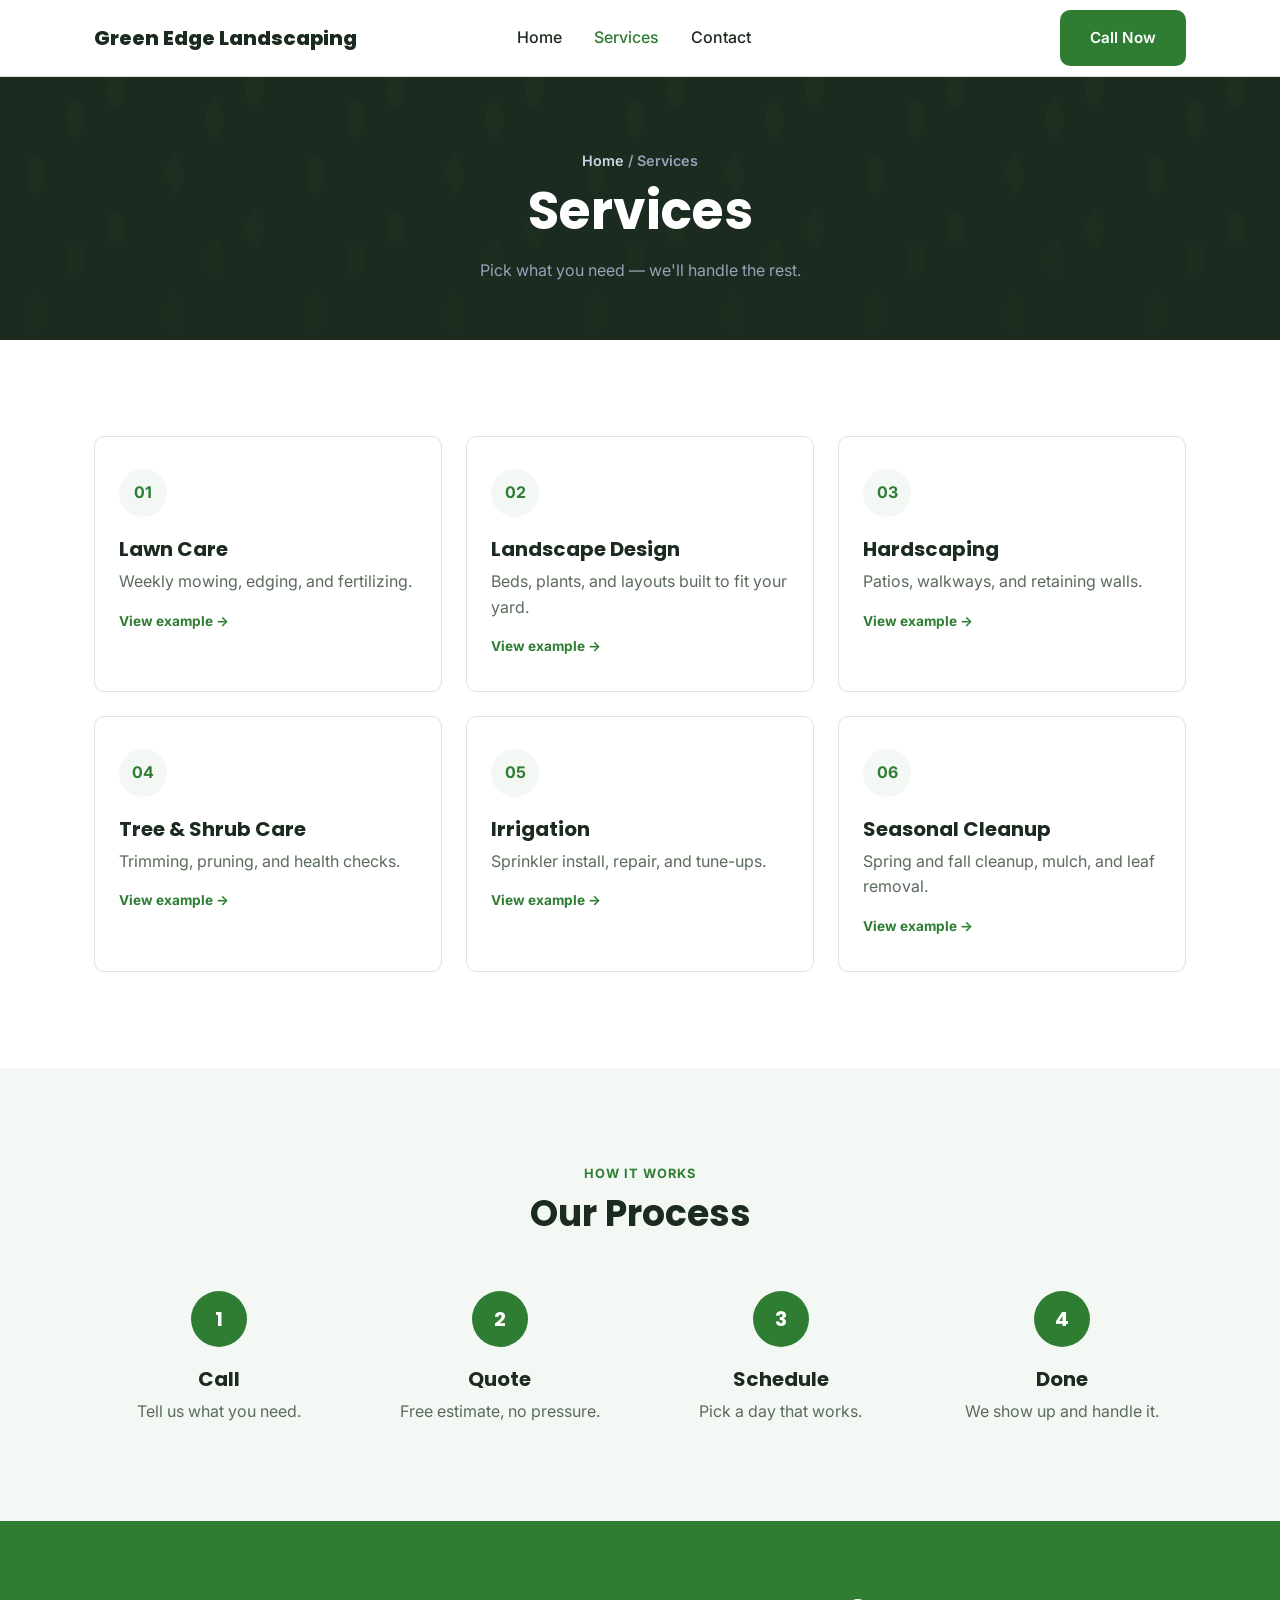
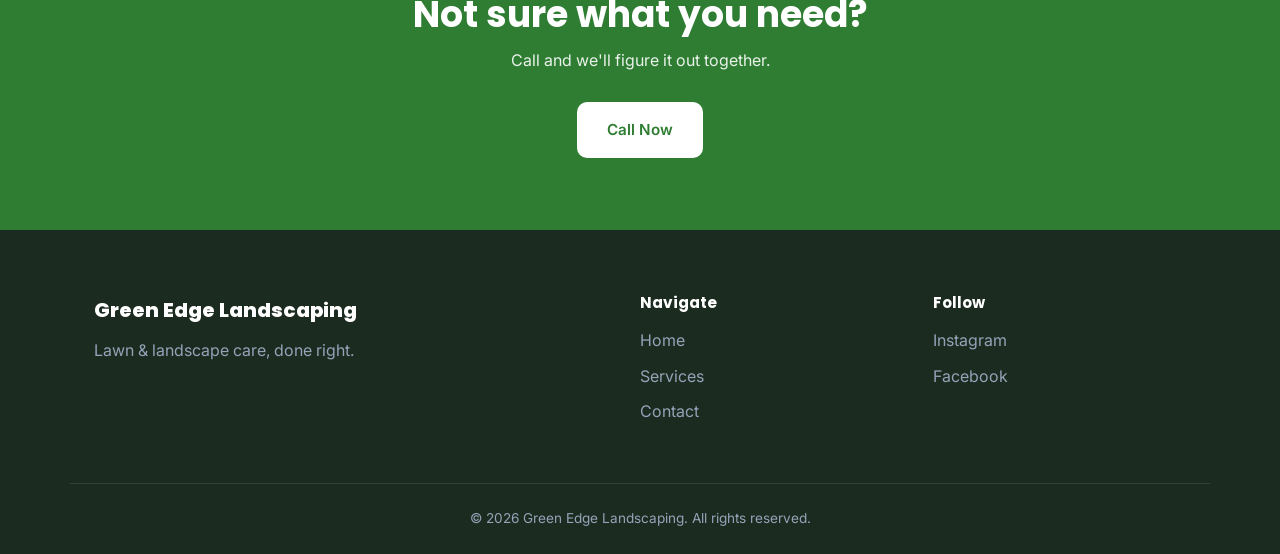
<file: landscaping temp copy updated/services.html>
<!DOCTYPE html>
<html lang="en">

<head>
  <meta charset="UTF-8">
  <meta name="viewport" content="width=device-width, initial-scale=1.0">
  <meta name="color-scheme" content="light only">
  <title>Services | Green Edge Landscaping</title>
  <meta name="description" content="Lawn care, landscaping, hardscaping, and cleanup. Call for a free quote.">
  <link rel="preconnect" href="https://fonts.googleapis.com">
  <link rel="preconnect" href="https://fonts.gstatic.com" crossorigin>
  <link
    href="https://fonts.googleapis.com/css2?family=Inter:wght@400;500;600&family=Poppins:wght@600;700;800&display=swap"
    rel="stylesheet">
  <link rel="stylesheet" href="css/style.css">
</head>

<body>

  <!-- ===== HEADER [01] ===== -->
  <header class="site-header">
    <div class="container header-inner">
      <a href="index.html" class="logo">Green Edge Landscaping</a>

      <nav class="main-nav" id="main-nav">
        <ul>
          <li><a href="index.html">Home</a></li>
          <li><a href="services.html" class="active">Services</a></li>
          <li><a href="contact.html">Contact</a></li>
        </ul>
      </nav>

      <a href="tel:+15551234567" class="btn btn-primary nav-cta">Call Now</a>

      <button class="nav-toggle" id="nav-toggle" aria-label="Toggle navigation" aria-expanded="false">
        <span></span><span></span><span></span>
      </button>
    </div>
  </header>

  <!-- ===== PAGE BANNER [13] ===== -->
  <section class="page-banner">
    <div class="container">
      <p class="breadcrumb"><a href="index.html">Home</a> / Services</p>
      <h1>Services</h1>
      <p class="page-banner-sub">Pick what you need — we'll handle the rest.</p>
    </div>
  </section>

  <!-- ===== SERVICES LIST [05] ===== -->
  <section class="section">
    <div class="container">
      <div class="card-grid card-grid-3">
        <div class="card" data-title="Lawn Care" data-image="Photo of a freshly mowed lawn"
          data-desc="Weekly mowing, edging, trimming, and fertilizing to keep your lawn thick and green all season.">
          <div class="card-icon">01</div>
          <h3>Lawn Care</h3>
          <p>Weekly mowing, edging, and fertilizing.</p>
          <span class="card-link">View example →</span>
        </div>
        <div class="card" data-title="Landscape Design" data-image="Photo of a finished landscape design project"
          data-desc="New beds, plant selection, and full yard layouts designed around how you actually use your space.">
          <div class="card-icon">02</div>
          <h3>Landscape Design</h3>
          <p>Beds, plants, and layouts built to fit your yard.</p>
          <span class="card-link">View example →</span>
        </div>
        <div class="card" data-title="Hardscaping" data-image="Photo of a finished patio or walkway project"
          data-desc="Patios, walkways, retaining walls, and outdoor living spaces built to last, from design to install.">
          <div class="card-icon">03</div>
          <h3>Hardscaping</h3>
          <p>Patios, walkways, and retaining walls.</p>
          <span class="card-link">View example →</span>
        </div>
        <div class="card" data-title="Tree &amp; Shrub Care" data-image="Photo of tree and shrub trimming work"
          data-desc="Regular trimming and pruning to keep trees and shrubs healthy, shaped, and safe.">
          <div class="card-icon">04</div>
          <h3>Tree &amp; Shrub Care</h3>
          <p>Trimming, pruning, and health checks.</p>
          <span class="card-link">View example →</span>
        </div>
        <div class="card" data-title="Irrigation" data-image="Photo of a sprinkler system install"
          data-desc="Sprinkler system installs, repairs, and seasonal tune-ups so your yard waters itself right.">
          <div class="card-icon">05</div>
          <h3>Irrigation</h3>
          <p>Sprinkler install, repair, and tune-ups.</p>
          <span class="card-link">View example →</span>
        </div>
        <div class="card" data-title="Seasonal Cleanup" data-image="Photo of a cleared, freshly cleaned yard"
          data-desc="Full spring and fall cleanup — leaves, mulch, debris, and storm damage, cleared fast.">
          <div class="card-icon">06</div>
          <h3>Seasonal Cleanup</h3>
          <p>Spring and fall cleanup, mulch, and leaf removal.</p>
          <span class="card-link">View example →</span>
        </div>
      </div>
    </div>
  </section>

  <!-- ===== PROCESS [06] ===== -->
  <section class="section section-alt">
    <div class="container">
      <div class="section-heading">
        <p class="eyebrow">How It Works</p>
        <h2>Our Process</h2>
      </div>
      <div class="process-grid">
        <div class="process-step">
          <span class="process-number">1</span>
          <h3>Call</h3>
          <p>Tell us what you need.</p>
        </div>
        <div class="process-step">
          <span class="process-number">2</span>
          <h3>Quote</h3>
          <p>Free estimate, no pressure.</p>
        </div>
        <div class="process-step">
          <span class="process-number">3</span>
          <h3>Schedule</h3>
          <p>Pick a day that works.</p>
        </div>
        <div class="process-step">
          <span class="process-number">4</span>
          <h3>Done</h3>
          <p>We show up and handle it.</p>
        </div>
      </div>
    </div>
  </section>

  <!-- ===== CALL TO ACTION BANNER [11] ===== -->
  <section class="cta-banner">
    <div class="container cta-banner-inner">
      <h2>Not sure what you need?</h2>
      <p>Call and we'll figure it out together.</p>
      <a href="tel:+15551234567" class="btn btn-primary">Call Now</a>
    </div>
  </section>

  <!-- ===== FOOTER [14] ===== -->
  <footer class="site-footer">
    <div class="container footer-inner">
      <div class="footer-brand">
        <a href="index.html" class="logo">Green Edge Landscaping</a>
        <p>Lawn &amp; landscape care, done right.</p>
      </div>

      <div class="footer-links">
        <h4>Navigate</h4>
        <ul>
          <li><a href="index.html">Home</a></li>
          <li><a href="services.html">Services</a></li>
          <li><a href="contact.html">Contact</a></li>
        </ul>
      </div>

      <div class="footer-links">
        <h4>Follow</h4>
        <ul>
          <li><a href="#">Instagram</a></li>
          <li><a href="#">Facebook</a></li>
        </ul>
      </div>
    </div>
    <div class="container footer-bottom">
      <p>&copy; <span id="year"></span> Green Edge Landscaping. All rights reserved.</p>
    </div>
  </footer>

  <!-- ===== SERVICE DETAIL MODAL [15] ===== -->
  <div class="modal-overlay" id="service-modal" aria-hidden="true">
    <div class="modal" role="dialog" aria-modal="true" aria-labelledby="modal-title">
      <button class="modal-close" id="modal-close" aria-label="Close">&times;</button>
      <div class="media-placeholder modal-image" id="modal-image">Image / Video</div>
      <h3 id="modal-title"></h3>
      <p id="modal-desc"></p>
    </div>
  </div>

  <script src="js/main.js"></script>
</body>

</html>
</file>
<file: css/style.css>
/* ==========================================================================
   Green Edge Landscaping — Base Stylesheet
   (Started from the agency's reusable "Semi Master Template" — re-skinned
   for this landscaping site. See README.md for the original template notes.)

   Every section below is tagged [NN] — the SAME number appears on the
   matching <!-- ===== SECTION [NN] ===== --> comment in the HTML files.
   Match the number to find which CSS block belongs to which HTML section.

   [01] Header             [11] CTA banner
   [02] Hero               [12] Contact (+ map)
   [03] About              [13] Page banner (inner pages)
   [05] Services cards     [14] Footer
   [06] Process steps      [15] Service detail modal
   [10] Testimonials
   ========================================================================== */

:root {
  /* Locks the page to the light palette below — stops phones/browsers with a
     system dark mode (Android "force dark", Samsung Internet, etc.) from
     auto-inverting the white accents to dark. */
  color-scheme: only light;

  /* --- Brand colors: change these first for a new client --- */
  --color-primary: #2e7d32;
  --color-primary-dark: #1b5e20;
  --color-secondary: #1c2b1f;
  --color-accent: #f5a623;

  /* --- Neutrals --- */
  --color-bg: #ffffff;
  --color-bg-alt: #f4f8f4;
  --color-text: #1e2a1e;
  --color-text-muted: #5b6b5b;
  --color-border: #dbe5db;

  /* --- Typography --- */
  --font-heading: "Poppins", system-ui, -apple-system, sans-serif;
  --font-body: "Inter", system-ui, -apple-system, sans-serif;

  /* --- Layout --- */
  --container-width: 1140px;
  --radius: 10px;
  --shadow: 0 4px 20px rgba(15, 23, 42, 0.08);
}

/* Backup lock, independent of the color-scheme property above: some mobile
   browsers auto-darken pages regardless of color-scheme, so re-declare every
   color explicitly under prefers-color-scheme: dark to the exact same light
   values — this guarantees the page never actually switches to a dark look. */
@media (prefers-color-scheme: dark) {
  :root {
    --color-primary: #2e7d32;
    --color-primary-dark: #1b5e20;
    --color-secondary: #1c2b1f;
    --color-accent: #f5a623;
    --color-bg: #ffffff;
    --color-bg-alt: #f4f8f4;
    --color-text: #1e2a1e;
    --color-text-muted: #5b6b5b;
    --color-border: #dbe5db;
  }
}

/* ---------- Reset ---------- */
*, *::before, *::after { box-sizing: border-box; margin: 0; padding: 0; }

html {
  scroll-behavior: smooth;
  background-color: #ffffff;
}

body {
  font-family: var(--font-body);
  color: var(--color-text);
  background: var(--color-bg);
  line-height: 1.6;
  font-size: 16px;
}

img { max-width: 100%; display: block; }

a { text-decoration: none; color: inherit; }

ul { list-style: none; }

h1, h2, h3, h4 {
  font-family: var(--font-heading);
  color: var(--color-secondary);
  line-height: 1.2;
  font-weight: 700;
}

h1 { font-size: clamp(2rem, 5vw, 3.25rem); }
h2 { font-size: clamp(1.6rem, 3vw, 2.25rem); }
h3 { font-size: 1.25rem; }

.container {
  width: 100%;
  max-width: var(--container-width);
  margin: 0 auto;
  padding: 0 24px;
}

.section { padding: 64px 0; }
.section-alt { background: var(--color-bg-alt); }

.eyebrow {
  text-transform: uppercase;
  letter-spacing: 0.08em;
  font-size: 0.8rem;
  font-weight: 700;
  color: var(--color-primary);
  margin-bottom: 8px;
}

.section-heading { text-align: center; max-width: 640px; margin: 0 auto 56px; }
.section-sub { color: var(--color-text-muted); margin-top: 12px; }

/* ---------- Buttons ---------- */
.btn {
  display: inline-block;
  padding: 14px 28px;
  border-radius: var(--radius);
  font-weight: 600;
  font-size: 0.95rem;
  transition: all 0.2s ease;
  border: 2px solid transparent;
  cursor: pointer;
}

.btn-primary {
  background: var(--color-primary);
  color: #fff;
}
.btn-primary:hover { background: var(--color-primary-dark); }

.btn-outline {
  border-color: var(--color-border);
  color: var(--color-text);
}
.btn-outline:hover { border-color: var(--color-primary); color: var(--color-primary); }

/* ---------- Header [01] ---------- */
.site-header {
  position: sticky;
  top: 0;
  z-index: 100;
  background: rgba(255, 255, 255, 0.9);
  backdrop-filter: blur(8px);
  border-bottom: 1px solid var(--color-border);
  transition: opacity 1.6s ease;
}

/* Fades out while scrolling down, fades back in as soon as you scroll up — see js/main.js */
.site-header.header-hidden {
  opacity: 0;
  pointer-events: none;
}

.header-inner {
  position: relative;
  display: flex;
  align-items: center;
  justify-content: space-between;
  height: 76px;
  gap: 160px;
}

.logo {
  font-family: var(--font-heading);
  font-weight: 800;
  font-size: 1.25rem;
  color: var(--color-secondary);
}

.site-header .logo { font-size: 1.6rem; }
.logo-icon { display: none; color: var(--color-primary); flex-shrink: 0; }

.main-nav {
  position: absolute;
  left: 50%;
  top: 50%;
  transform: translate(-50%, -50%);
}
.main-nav ul { display: flex; gap: 32px; }
.main-nav a {
  font-weight: 500;
  color: var(--color-text);
  transition: color 0.2s ease;
}
.main-nav a:hover,
.main-nav a.active { color: var(--color-primary); }

.nav-cta { margin-left: auto; }

.nav-toggle {
  display: none;
  flex-direction: column;
  gap: 5px;
  background: none;
  border: none;
  cursor: pointer;
  padding: 8px;
}
.nav-toggle span {
  width: 24px;
  height: 2px;
  background: var(--color-secondary);
}

/* ---------- Hero [02] ---------- */
.hero {
  position: relative;
  overflow: hidden;
  padding: 140px 0 110px;
}

/* Full-bleed photo placeholder behind the headline, on every screen size —
   swap for a real photo (as a background-image, or replace this div with
   an <img>) when ready. If the photo is busy/dark, add a semi-transparent
   overlay and switch the heading/subtext to white for readability. */
.hero-bg.media-placeholder {
  position: absolute;
  inset: 0;
  z-index: 0;
  aspect-ratio: auto;
  border: none;
  border-radius: 0;
  align-items: flex-start;
  justify-content: flex-start;
  padding: 16px 20px;
  font-size: 0.85rem;
}

.hero-inner {
  position: relative;
  z-index: 1;
  max-width: 640px;
  margin: 0 auto;
  text-align: center;
}

.hero-sub {
  margin: 20px auto 32px;
  font-size: 1.15rem;
  color: var(--color-text-muted);
  max-width: 520px;
}

.hero-actions { display: flex; gap: 16px; flex-wrap: wrap; justify-content: center; }

/* ---------- About [03] ---------- */
.about-grid {
  display: grid;
  grid-template-columns: 1fr 1fr;
  gap: 64px;
  align-items: center;
}

.media-placeholder {
  background: var(--color-bg-alt);
  border: 1px dashed var(--color-border);
  border-radius: var(--radius);
  aspect-ratio: 4 / 3;
  display: flex;
  align-items: center;
  justify-content: center;
  color: var(--color-text-muted);
  font-weight: 600;
}

/* ---------- Cards / Services [05] ---------- */
.card-grid {
  display: grid;
  grid-template-columns: repeat(4, 1fr);
  gap: 24px;
}
/* Without this, grid columns refuse to shrink below their content's natural
   width, causing uneven columns that overflow past the container edge. */
.card-grid-3 .card { min-width: 0; }

.card {
  background: var(--color-bg);
  border: 1px solid var(--color-border);
  border-radius: var(--radius);
  padding: 32px 24px;
  cursor: pointer;
  scroll-margin-top: 100px;
  transition: box-shadow 0.2s ease, transform 0.2s ease;
}
.card:hover { box-shadow: var(--shadow); transform: translateY(-4px); }

.card-icon {
  width: 48px;
  height: 48px;
  border-radius: 50%;
  background: var(--color-bg-alt);
  color: var(--color-primary);
  display: flex;
  align-items: center;
  justify-content: center;
  font-weight: 700;
  margin-bottom: 20px;
}

.card p { color: var(--color-text-muted); margin-top: 8px; }

/* Homepage "Our Services" teaser — simple list of links instead of boxed cards */
.service-links {
  display: flex;
  flex-direction: column;
  max-width: 480px;
  margin: 0 auto;
}
.service-link {
  display: flex;
  align-items: center;
  justify-content: space-between;
  padding: 20px 4px;
  border-bottom: 1px solid var(--color-border);
  color: var(--color-primary);
  font-family: var(--font-heading);
  font-weight: 700;
  font-size: 1.15rem;
  transition: color 0.2s ease;
}
.service-link:last-child { border-bottom: none; }
.service-link .arrow { transition: transform 0.2s ease; }
.service-link:hover { color: var(--color-primary-dark); }
.service-link:hover .arrow { transform: translateX(4px); }

.card-link {
  display: inline-flex;
  align-items: center;
  gap: 4px;
  margin-top: 16px;
  font-size: 0.85rem;
  font-weight: 700;
  color: var(--color-primary);
}

.card-grid-3 { grid-template-columns: repeat(3, 1fr); }

.section-footer { text-align: center; margin-top: 48px; }

/* ---------- Process steps [06] (services) ---------- */
.process-grid {
  display: grid;
  grid-template-columns: repeat(4, 1fr);
  gap: 32px;
}
.process-step { text-align: center; }
.process-number {
  display: inline-flex;
  align-items: center;
  justify-content: center;
  width: 56px;
  height: 56px;
  border-radius: 50%;
  background: var(--color-primary);
  color: #fff;
  font-family: var(--font-heading);
  font-weight: 700;
  font-size: 1.25rem;
  margin-bottom: 20px;
}
.process-step p { color: var(--color-text-muted); margin-top: 8px; }

/* ---------- Page banner [13] (inner pages) ---------- */
.page-banner {
  /* Placeholder leaf-pattern texture + dark overlay so the heading stays readable.
     Swap the url() below for a real photo (e.g. url("../images/banner.jpg")) when you have one. */
  background-color: var(--color-secondary);
  background-image:
    linear-gradient(180deg, rgba(28, 43, 31, 0.82), rgba(28, 43, 31, 0.92)),
    url("data:image/svg+xml,%3Csvg xmlns='http://www.w3.org/2000/svg' width='140' height='140'%3E%3Crect width='140' height='140' fill='%231c2b1f'/%3E%3Cg fill='%232e7d32' fill-opacity='0.35'%3E%3Cpath d='M25 15c12 10 12 30 0 40-12-10-12-30 0-40z'/%3E%3Cpath d='M105 70c12 10 12 30 0 40-12-10-12-30 0-40z'/%3E%3Cpath d='M65 100c12 10 12 30 0 40-12-10-12-30 0-40z'/%3E%3C/g%3E%3C/svg%3E");
  background-size: cover, 140px 140px;
  background-position: center, center;
  background-repeat: no-repeat, repeat;
  padding: 72px 0 56px;
  text-align: center;
}
.page-banner h1 { color: #fff; margin-top: 8px; }
.page-banner-sub { color: #94a3b8; margin-top: 16px; max-width: 560px; margin-left: auto; margin-right: auto; }
.breadcrumb { color: #94a3b8; font-size: 0.9rem; font-weight: 600; }
.breadcrumb a { color: #cbd5e1; }
.breadcrumb a:hover { color: #fff; }

/* ---------- Map placeholder [12] (part of Contact) ---------- */
.map-placeholder {
  margin-top: 32px;
  background: var(--color-bg-alt);
  border: 1px dashed var(--color-border);
  border-radius: var(--radius);
  height: 220px;
  display: flex;
  align-items: center;
  justify-content: center;
  color: var(--color-text-muted);
  font-weight: 600;
}


/* ---------- CTA banner [11] ---------- */
.cta-banner {
  background: var(--color-primary);
  color: #fff;
  padding: 72px 0;
  text-align: center;
}
.cta-banner h2 { color: #fff; }
.cta-banner p { margin: 12px 0 28px; opacity: 0.9; }
.cta-banner .btn-primary { background: #fff; color: var(--color-primary); }
.cta-banner .btn-primary:hover { background: var(--color-bg-alt); }

/* ---------- Contact [12] ---------- */
.contact-grid {
  display: grid;
  grid-template-columns: 1fr 1fr;
  gap: 64px;
}

.contact-details { margin-top: 24px; }
.contact-details li { margin-bottom: 10px; color: var(--color-text-muted); }

.form-row { margin-bottom: 20px; }
.form-row label {
  display: block;
  font-weight: 600;
  margin-bottom: 8px;
  font-size: 0.9rem;
}
.form-row input,
.form-row textarea {
  width: 100%;
  padding: 12px 14px;
  border: 1px solid var(--color-border);
  border-radius: var(--radius);
  font-family: inherit;
  font-size: 1rem;
}
.form-row input:focus,
.form-row textarea:focus {
  outline: none;
  border-color: var(--color-primary);
}

/* ---------- Footer [14] ---------- */
.site-footer {
  background: var(--color-secondary);
  color: #cbd5e1;
  padding-top: 64px;
}

.footer-inner {
  display: grid;
  grid-template-columns: 2fr 1fr 1fr;
  gap: 40px;
  padding-bottom: 48px;
  border-bottom: 1px solid rgba(255,255,255,0.1);
}

.footer-brand .logo { color: #fff; }
.footer-brand p { margin-top: 12px; color: #94a3b8; max-width: 280px; }

.footer-links h4 { color: #fff; font-size: 0.95rem; margin-bottom: 16px; }
.footer-links li { margin-bottom: 10px; }
.footer-links a { color: #94a3b8; transition: color 0.2s ease; }
.footer-links a:hover { color: #fff; }

.footer-bottom {
  padding: 24px;
  text-align: center;
  color: #94a3b8;
  font-size: 0.85rem;
}

/* ---------- Service detail modal [15] ---------- */
.modal-overlay {
  position: fixed;
  inset: 0;
  z-index: 1000;
  display: flex;
  align-items: center;
  justify-content: center;
  padding: 24px;
  background: rgba(15, 23, 42, 0.6);
  opacity: 0;
  visibility: hidden;
  transition: opacity 0.2s ease, visibility 0.2s ease;
}
.modal-overlay.is-open { opacity: 1; visibility: visible; }

.modal {
  position: relative;
  width: 100%;
  max-width: 560px;
  max-height: 90vh;
  overflow-y: auto;
  background: var(--color-bg);
  border-radius: var(--radius);
  box-shadow: var(--shadow);
  padding: 32px;
  transform: translateY(16px);
  transition: transform 0.2s ease;
}
.modal-overlay.is-open .modal { transform: translateY(0); }

.modal-close {
  position: absolute;
  top: 16px;
  right: 16px;
  width: 36px;
  height: 36px;
  border-radius: 50%;
  border: 1px solid var(--color-border);
  background: var(--color-bg);
  color: var(--color-text-muted);
  font-size: 1.25rem;
  line-height: 1;
  cursor: pointer;
  display: flex;
  align-items: center;
  justify-content: center;
  transition: all 0.2s ease;
}
.modal-close:hover { color: var(--color-text); border-color: var(--color-primary); }

.modal-image { aspect-ratio: 16 / 10; margin-bottom: 24px; }
.modal h3 { padding-right: 32px; margin-bottom: 12px; }
.modal p { color: var(--color-text-muted); }

body.modal-open { overflow: hidden; }

/* ---------- Responsive ---------- */
@media (max-width: 900px) {
  .about-grid,
  .contact-grid { grid-template-columns: 1fr; gap: 40px; }
  .card-grid,
  .card-grid-3 { grid-template-columns: repeat(2, 1fr); }
  .process-grid { grid-template-columns: repeat(2, 1fr); }
  .footer-inner { grid-template-columns: 1fr; }
}

@media (max-width: 720px) {
  .header-inner { gap: 16px; }
  .site-header .logo {
    font-size: 1.2rem;
    display: inline-flex;
    align-items: center;
    gap: 6px;
  }
  .logo-icon { display: inline-flex; width: 18px; height: 18px; }
  .nav-toggle {
    width: 40px;
    height: 40px;
    padding: 0;
    justify-content: center;
    align-items: center;
    background: var(--color-bg-alt);
    border: 1px solid var(--color-border);
    border-radius: 10px;
    transition: background 0.2s ease;
  }
  .nav-toggle:active { background: var(--color-border); }
  .nav-toggle span {
    background: var(--color-primary);
    transition: transform 0.2s ease, opacity 0.2s ease;
  }
  .nav-toggle[aria-expanded="true"] span:nth-child(1) { transform: translateY(7px) rotate(45deg); }
  .nav-toggle[aria-expanded="true"] span:nth-child(2) { opacity: 0; }
  .nav-toggle[aria-expanded="true"] span:nth-child(3) { transform: translateY(-7px) rotate(-45deg); }
  .main-nav {
    display: block;
    position: absolute;
    top: 76px;
    right: 24px;
    left: auto;
    width: 200px;
    background: var(--color-bg);
    border: 1px solid var(--color-border);
    border-radius: var(--radius);
    box-shadow: var(--shadow);
    opacity: 0;
    visibility: hidden;
    pointer-events: none;
    transform: translateX(24px);
    transition: transform 0.25s ease, opacity 0.25s ease, visibility 0.25s ease;
  }
  .main-nav.is-open {
    opacity: 1;
    visibility: visible;
    pointer-events: auto;
    transform: translateX(0);
  }
  .main-nav ul { flex-direction: column; gap: 0; padding: 8px 20px; }
  .main-nav li { border-bottom: 1px solid var(--color-border); }
  .main-nav li:last-child { border-bottom: none; }
  .main-nav a { display: block; padding: 12px 0; }
  .nav-toggle { display: flex; }
  .nav-cta { display: none; }
  .card-grid-3,
  .process-grid { grid-template-columns: 1fr; }
  .hero { padding: 110px 0 72px; }
}
</file>
<file: landscaping temp copy updated/css/style.css>
/* ==========================================================================
   Green Edge Landscaping — Base Stylesheet
   (Started from the agency's reusable "Semi Master Template" — re-skinned
   for this landscaping site. See README.md for the original template notes.)

   Every section below is tagged [NN] — the SAME number appears on the
   matching <!-- ===== SECTION [NN] ===== --> comment in the HTML files.
   Match the number to find which CSS block belongs to which HTML section.

   [01] Header            [09] Stats
   [02] Hero              [10] Testimonials
   [03] About             [11] CTA banner
   [05] Services cards     [12] Contact (+ map)
   [06] Process steps      [13] Page banner (inner pages)
   [07] Portfolio / Work   [14] Footer
   [08] Filter bar (portfolio only)  [15] Service detail modal
   ========================================================================== */

:root {
  /* Locks the page to the light palette below — stops phones/browsers with a
     system dark mode (Android "force dark", Samsung Internet, etc.) from
     auto-inverting the white accents to dark. */
  color-scheme: light only;

  /* --- Brand colors: change these first for a new client --- */
  --color-primary: #2e7d32;
  --color-primary-dark: #1b5e20;
  --color-secondary: #1c2b1f;
  --color-accent: #f5a623;

  /* --- Neutrals --- */
  --color-bg: #ffffff;
  --color-bg-alt: #f4f8f4;
  --color-text: #1e2a1e;
  --color-text-muted: #5b6b5b;
  --color-border: #dbe5db;

  /* --- Typography --- */
  --font-heading: "Poppins", system-ui, -apple-system, sans-serif;
  --font-body: "Inter", system-ui, -apple-system, sans-serif;

  /* --- Layout --- */
  --container-width: 1140px;
  --radius: 10px;
  --shadow: 0 4px 20px rgba(15, 23, 42, 0.08);
}

/* ---------- Reset ---------- */
*, *::before, *::after { box-sizing: border-box; margin: 0; padding: 0; }

html { scroll-behavior: smooth; }

body {
  font-family: var(--font-body);
  color: var(--color-text);
  background: var(--color-bg);
  line-height: 1.6;
  font-size: 16px;
}

img { max-width: 100%; display: block; }

a { text-decoration: none; color: inherit; }

ul { list-style: none; }

h1, h2, h3, h4 {
  font-family: var(--font-heading);
  color: var(--color-secondary);
  line-height: 1.2;
  font-weight: 700;
}

h1 { font-size: clamp(2rem, 5vw, 3.25rem); }
h2 { font-size: clamp(1.6rem, 3vw, 2.25rem); }
h3 { font-size: 1.25rem; }

.container {
  width: 100%;
  max-width: var(--container-width);
  margin: 0 auto;
  padding: 0 24px;
}

.section { padding: 96px 0; }
.section-alt { background: var(--color-bg-alt); }

.eyebrow {
  text-transform: uppercase;
  letter-spacing: 0.08em;
  font-size: 0.8rem;
  font-weight: 700;
  color: var(--color-primary);
  margin-bottom: 8px;
}

.section-heading { text-align: center; max-width: 640px; margin: 0 auto 56px; }
.section-sub { color: var(--color-text-muted); margin-top: 12px; }

/* ---------- Buttons ---------- */
.btn {
  display: inline-block;
  padding: 14px 28px;
  border-radius: var(--radius);
  font-weight: 600;
  font-size: 0.95rem;
  transition: all 0.2s ease;
  border: 2px solid transparent;
  cursor: pointer;
}

.btn-primary {
  background: var(--color-primary);
  color: #fff;
}
.btn-primary:hover { background: var(--color-primary-dark); }

.btn-outline {
  border-color: var(--color-border);
  color: var(--color-text);
}
.btn-outline:hover { border-color: var(--color-primary); color: var(--color-primary); }

/* ---------- Header [01] ---------- */
.site-header {
  position: sticky;
  top: 0;
  z-index: 100;
  background: rgba(255, 255, 255, 0.9);
  backdrop-filter: blur(8px);
  border-bottom: 1px solid var(--color-border);
}

.header-inner {
  display: flex;
  align-items: center;
  justify-content: space-between;
  height: 76px;
  gap: 160px;
}

.logo {
  font-family: var(--font-heading);
  font-weight: 800;
  font-size: 1.25rem;
  color: var(--color-secondary);
}

.main-nav ul { display: flex; gap: 32px; }
.main-nav a {
  font-weight: 500;
  color: var(--color-text);
  transition: color 0.2s ease;
}
.main-nav a:hover,
.main-nav a.active { color: var(--color-primary); }

.nav-cta { margin-left: auto; }

.nav-toggle {
  display: none;
  flex-direction: column;
  gap: 5px;
  background: none;
  border: none;
  cursor: pointer;
  padding: 8px;
}
.nav-toggle span {
  width: 24px;
  height: 2px;
  background: var(--color-secondary);
}

/* ---------- Hero [02] ---------- */
.hero {
  position: relative;
  overflow: hidden;
  padding: 140px 0 110px;
  background: linear-gradient(180deg, var(--color-bg-alt) 0%, var(--color-bg) 100%);
}

.hero::before,
.hero::after {
  content: "";
  position: absolute;
  border-radius: 50%;
  filter: blur(70px);
  opacity: 0.25;
  z-index: 0;
}
.hero::before { width: 420px; height: 420px; background: var(--color-primary); top: -160px; right: -120px; }
.hero::after { width: 320px; height: 320px; background: var(--color-accent); bottom: -160px; left: -80px; }

.hero-inner {
  position: relative;
  z-index: 1;
  display: grid;
  grid-template-columns: 1.1fr 0.9fr;
  gap: 56px;
  align-items: center;
}

.hero-sub {
  margin: 20px 0 32px;
  font-size: 1.15rem;
  color: var(--color-text-muted);
  max-width: 520px;
}

.hero-actions { display: flex; gap: 16px; flex-wrap: wrap; }

.hero-visual { position: relative; height: 100%; min-height: 320px; }

.hero-card {
  position: absolute;
  border-radius: var(--radius);
  border: 1px solid var(--color-border);
  box-shadow: var(--shadow);
}

.hero-card-back {
  inset: 24px -24px -24px 24px;
  background: var(--color-bg-alt);
}

.hero-card-front {
  inset: 0 24px 24px 0;
  background: var(--color-bg);
  padding: 16px;
}
.hero-card-front .media-placeholder { height: 100%; aspect-ratio: auto; }

/* ---------- About [03] ---------- */
.about-grid {
  display: grid;
  grid-template-columns: 1fr 1fr;
  gap: 64px;
  align-items: center;
}

.media-placeholder {
  background: var(--color-bg-alt);
  border: 1px dashed var(--color-border);
  border-radius: var(--radius);
  aspect-ratio: 4 / 3;
  display: flex;
  align-items: center;
  justify-content: center;
  color: var(--color-text-muted);
  font-weight: 600;
}

/* ---------- Cards / Services [05] ---------- */
.card-grid {
  display: grid;
  grid-template-columns: repeat(4, 1fr);
  gap: 24px;
}

.card {
  background: var(--color-bg);
  border: 1px solid var(--color-border);
  border-radius: var(--radius);
  padding: 32px 24px;
  cursor: pointer;
  transition: box-shadow 0.2s ease, transform 0.2s ease;
}
.card:hover { box-shadow: var(--shadow); transform: translateY(-4px); }

.card-icon {
  width: 48px;
  height: 48px;
  border-radius: 50%;
  background: var(--color-bg-alt);
  color: var(--color-primary);
  display: flex;
  align-items: center;
  justify-content: center;
  font-weight: 700;
  margin-bottom: 20px;
}

.card p { color: var(--color-text-muted); margin-top: 8px; }

/* Photo placeholder on the homepage service cards — swap the media-placeholder
   div for an <img> once you have real photos. */
.card-image.media-placeholder {
  aspect-ratio: 16 / 10;
  margin: -32px -24px 20px;
  border-left: none;
  border-right: none;
  border-top: none;
  border-radius: var(--radius) var(--radius) 0 0;
}

.card-link {
  display: inline-flex;
  align-items: center;
  gap: 4px;
  margin-top: 16px;
  font-size: 0.85rem;
  font-weight: 700;
  color: var(--color-primary);
}

.card-grid-3 { grid-template-columns: repeat(3, 1fr); }

.section-footer { text-align: center; margin-top: 48px; }

/* ---------- Work / Portfolio [07] (compact product-style blocks) ---------- */
.work-grid {
  display: grid;
  grid-template-columns: repeat(4, 1fr);
  gap: 20px;
}

.work-item {
  background: var(--color-bg);
  border: 1px solid var(--color-border);
  border-radius: var(--radius);
  overflow: hidden;
  transition: box-shadow 0.2s ease, transform 0.2s ease;
}
.work-item:hover { box-shadow: var(--shadow); transform: translateY(-3px); }

.work-image { position: relative; }
.work-image .media-placeholder {
  aspect-ratio: 1 / 1;
  border: none;
  border-radius: 0;
}

.work-badge {
  position: absolute;
  top: 10px;
  left: 10px;
  z-index: 1;
  background: var(--color-secondary);
  color: #fff;
  font-size: 0.7rem;
  font-weight: 700;
  text-transform: uppercase;
  letter-spacing: 0.03em;
  padding: 4px 10px;
  border-radius: 999px;
}

.work-caption { padding: 14px 16px 18px; }
.work-caption h3 { font-size: 1rem; margin-bottom: 4px; }
.work-caption span {
  display: block;
  color: var(--color-text-muted);
  font-size: 0.8rem;
  font-weight: 600;
}

.work-view {
  display: inline-flex;
  align-items: center;
  gap: 4px;
  margin-top: 10px;
  font-size: 0.8rem;
  font-weight: 700;
  color: var(--color-primary);
  opacity: 0;
  transform: translateY(4px);
  transition: all 0.2s ease;
}
.work-item:hover .work-view { opacity: 1; transform: translateY(0); }

/* ---------- Filter bar [08] (portfolio) ---------- */
.filter-bar {
  display: flex;
  gap: 12px;
  justify-content: center;
  flex-wrap: wrap;
  margin-bottom: 48px;
}
.filter-btn {
  padding: 10px 22px;
  border-radius: 999px;
  border: 1px solid var(--color-border);
  background: var(--color-bg);
  font-family: inherit;
  font-weight: 600;
  font-size: 0.9rem;
  color: var(--color-text);
  cursor: pointer;
  transition: all 0.2s ease;
}
.filter-btn:hover { border-color: var(--color-primary); color: var(--color-primary); }
.filter-btn.active { background: var(--color-primary); border-color: var(--color-primary); color: #fff; }

.work-item.is-hidden { display: none; }

/* ---------- Process steps [06] (services) ---------- */
.process-grid {
  display: grid;
  grid-template-columns: repeat(4, 1fr);
  gap: 32px;
}
.process-step { text-align: center; }
.process-number {
  display: inline-flex;
  align-items: center;
  justify-content: center;
  width: 56px;
  height: 56px;
  border-radius: 50%;
  background: var(--color-primary);
  color: #fff;
  font-family: var(--font-heading);
  font-weight: 700;
  font-size: 1.25rem;
  margin-bottom: 20px;
}
.process-step p { color: var(--color-text-muted); margin-top: 8px; }

/* ---------- Page banner [13] (inner pages) ---------- */
.page-banner {
  /* Placeholder leaf-pattern texture + dark overlay so the heading stays readable.
     Swap the url() below for a real photo (e.g. url("../images/banner.jpg")) when you have one. */
  background-color: var(--color-secondary);
  background-image:
    linear-gradient(180deg, rgba(28, 43, 31, 0.82), rgba(28, 43, 31, 0.92)),
    url("data:image/svg+xml,%3Csvg xmlns='http://www.w3.org/2000/svg' width='140' height='140'%3E%3Crect width='140' height='140' fill='%231c2b1f'/%3E%3Cg fill='%232e7d32' fill-opacity='0.35'%3E%3Cpath d='M25 15c12 10 12 30 0 40-12-10-12-30 0-40z'/%3E%3Cpath d='M105 70c12 10 12 30 0 40-12-10-12-30 0-40z'/%3E%3Cpath d='M65 100c12 10 12 30 0 40-12-10-12-30 0-40z'/%3E%3C/g%3E%3C/svg%3E");
  background-size: cover, 140px 140px;
  background-position: center, center;
  background-repeat: no-repeat, repeat;
  padding: 72px 0 56px;
  text-align: center;
}
.page-banner h1 { color: #fff; margin-top: 8px; }
.page-banner-sub { color: #94a3b8; margin-top: 16px; max-width: 560px; margin-left: auto; margin-right: auto; }
.breadcrumb { color: #94a3b8; font-size: 0.9rem; font-weight: 600; }
.breadcrumb a { color: #cbd5e1; }
.breadcrumb a:hover { color: #fff; }

/* ---------- Map placeholder [12] (part of Contact) ---------- */
.map-placeholder {
  margin-top: 32px;
  background: var(--color-bg-alt);
  border: 1px dashed var(--color-border);
  border-radius: var(--radius);
  height: 220px;
  display: flex;
  align-items: center;
  justify-content: center;
  color: var(--color-text-muted);
  font-weight: 600;
}


/* ---------- Testimonials [10] ---------- */
.testimonial-grid {
  display: grid;
  grid-template-columns: repeat(3, 1fr);
  gap: 24px;
}

.testimonial {
  background: var(--color-bg);
  border: 1px solid var(--color-border);
  border-radius: var(--radius);
  padding: 28px;
}
.testimonial p { margin-bottom: 16px; }
.testimonial cite {
  font-style: normal;
  font-weight: 600;
  color: var(--color-text-muted);
  font-size: 0.9rem;
}

/* ---------- CTA banner [11] ---------- */
.cta-banner {
  background: var(--color-primary);
  color: #fff;
  padding: 72px 0;
  text-align: center;
}
.cta-banner h2 { color: #fff; }
.cta-banner p { margin: 12px 0 28px; opacity: 0.9; }
.cta-banner .btn-primary { background: #fff; color: var(--color-primary); }
.cta-banner .btn-primary:hover { background: var(--color-bg-alt); }

/* ---------- Contact [12] ---------- */
.contact-grid {
  display: grid;
  grid-template-columns: 1fr 1fr;
  gap: 64px;
}

.contact-details { margin-top: 24px; }
.contact-details li { margin-bottom: 10px; color: var(--color-text-muted); }

.form-row { margin-bottom: 20px; }
.form-row label {
  display: block;
  font-weight: 600;
  margin-bottom: 8px;
  font-size: 0.9rem;
}
.form-row input,
.form-row textarea {
  width: 100%;
  padding: 12px 14px;
  border: 1px solid var(--color-border);
  border-radius: var(--radius);
  font-family: inherit;
  font-size: 1rem;
}
.form-row input:focus,
.form-row textarea:focus {
  outline: none;
  border-color: var(--color-primary);
}

/* ---------- Footer [14] ---------- */
.site-footer {
  background: var(--color-secondary);
  color: #cbd5e1;
  padding-top: 64px;
}

.footer-inner {
  display: grid;
  grid-template-columns: 2fr 1fr 1fr;
  gap: 40px;
  padding-bottom: 48px;
  border-bottom: 1px solid rgba(255,255,255,0.1);
}

.footer-brand .logo { color: #fff; }
.footer-brand p { margin-top: 12px; color: #94a3b8; max-width: 280px; }

.footer-links h4 { color: #fff; font-size: 0.95rem; margin-bottom: 16px; }
.footer-links li { margin-bottom: 10px; }
.footer-links a { color: #94a3b8; transition: color 0.2s ease; }
.footer-links a:hover { color: #fff; }

.footer-bottom {
  padding: 24px;
  text-align: center;
  color: #94a3b8;
  font-size: 0.85rem;
}

/* ---------- Service detail modal [15] ---------- */
.modal-overlay {
  position: fixed;
  inset: 0;
  z-index: 1000;
  display: flex;
  align-items: center;
  justify-content: center;
  padding: 24px;
  background: rgba(15, 23, 42, 0.6);
  opacity: 0;
  visibility: hidden;
  transition: opacity 0.2s ease, visibility 0.2s ease;
}
.modal-overlay.is-open { opacity: 1; visibility: visible; }

.modal {
  position: relative;
  width: 100%;
  max-width: 560px;
  max-height: 90vh;
  overflow-y: auto;
  background: var(--color-bg);
  border-radius: var(--radius);
  box-shadow: var(--shadow);
  padding: 32px;
  transform: translateY(16px);
  transition: transform 0.2s ease;
}
.modal-overlay.is-open .modal { transform: translateY(0); }

.modal-close {
  position: absolute;
  top: 16px;
  right: 16px;
  width: 36px;
  height: 36px;
  border-radius: 50%;
  border: 1px solid var(--color-border);
  background: var(--color-bg);
  color: var(--color-text-muted);
  font-size: 1.25rem;
  line-height: 1;
  cursor: pointer;
  display: flex;
  align-items: center;
  justify-content: center;
  transition: all 0.2s ease;
}
.modal-close:hover { color: var(--color-text); border-color: var(--color-primary); }

.modal-image { aspect-ratio: 16 / 10; margin-bottom: 24px; }
.modal h3 { padding-right: 32px; margin-bottom: 12px; }
.modal p { color: var(--color-text-muted); }

body.modal-open { overflow: hidden; }

/* ---------- Responsive ---------- */
@media (max-width: 900px) {
  .hero-inner { grid-template-columns: 1fr; text-align: center; }
  .hero-sub { margin-left: auto; margin-right: auto; }
  .hero-actions { justify-content: center; }
  .hero-visual { order: -1; min-height: 240px; max-width: 420px; margin: 0 auto; width: 100%; }
  .about-grid,
  .contact-grid { grid-template-columns: 1fr; gap: 40px; }
  .card-grid,
  .card-grid-3 { grid-template-columns: repeat(2, 1fr); }
  .work-grid { grid-template-columns: repeat(3, 1fr); }
  .testimonial-grid { grid-template-columns: 1fr; }
  .stats-grid,
  .process-grid { grid-template-columns: repeat(2, 1fr); }
  .footer-inner { grid-template-columns: 1fr; }
}

@media (max-width: 720px) {
  .main-nav {
    display: block;
    position: absolute;
    top: 76px;
    right: 24px;
    left: auto;
    width: 200px;
    background: var(--color-bg);
    border: 1px solid var(--color-border);
    border-radius: var(--radius);
    box-shadow: var(--shadow);
    max-height: 0;
    overflow: hidden;
    transition: max-height 0.25s ease;
  }
  .main-nav.is-open { max-height: 320px; }
  .main-nav ul { flex-direction: column; gap: 0; padding: 8px 20px; }
  .main-nav li { border-bottom: 1px solid var(--color-border); }
  .main-nav li:last-child { border-bottom: none; }
  .main-nav a { display: block; padding: 12px 0; }
  .nav-toggle { display: flex; }
  .nav-cta { display: none; }
  .card-grid-3,
  .process-grid { grid-template-columns: 1fr; }
  .work-grid { grid-template-columns: repeat(2, 1fr); gap: 12px; }
  .section { padding: 64px 0; }
  .hero { padding: 110px 0 72px; }
}
</file>
